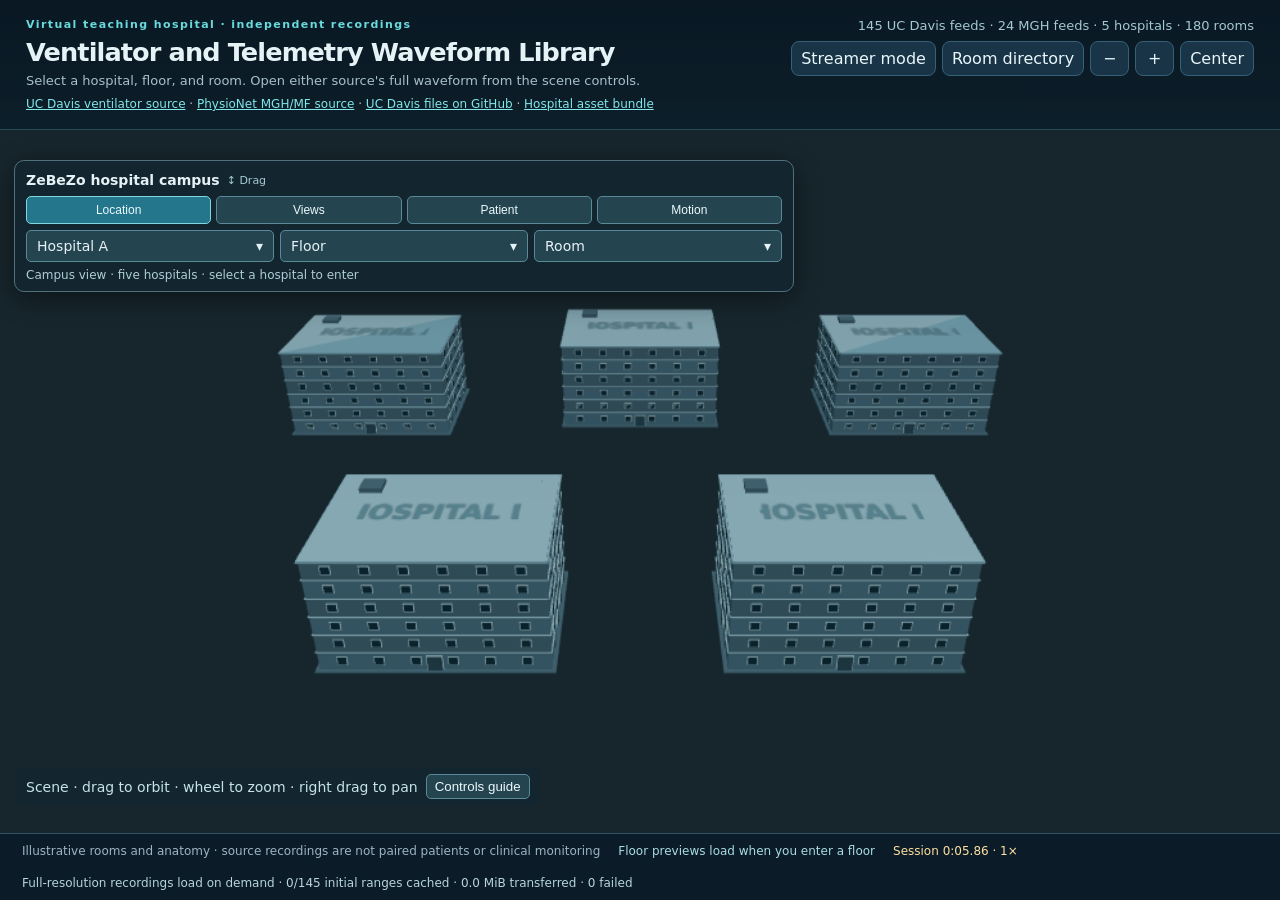
<file: site/index.html>
<!doctype html>
<html lang="en">
<head>
  <meta charset="utf-8">
  <meta name="viewport" content="width=device-width, initial-scale=1">
  <title>Ventilator and Telemetry Virtual Hospital</title>
  <link rel="canonical" href="https://www.zebezo.org/respiratory-therapy/ventilator-waveform-library/">
  <meta name="description" content="Explore 145 UC Davis ventilator recordings and 24 independent PhysioNet MGH telemetry recordings in a virtual hospital.">
  <link rel="stylesheet" href="styles.css?v=20261031-mobile-portrait1">
  <link rel="stylesheet" href="streamer-mask.css?v=20261030-shared-floor2">
  <link rel="stylesheet" href="unit-cubes.css?v=20261020-hospital-spacing">
  <link rel="stylesheet" href="grid-monitor.css?v=20261021-feed-toolbar">
</head>
<body>
  <div id="captureStage">
  <main class="atlas-screen" aria-label="3D virtual hospitals">
    <canvas id="atlas" aria-hidden="true"></canvas>
    <iframe id="hospitalScene" title="Interactive 3D virtual hospitals" src="scene3d/?view=hospital&amp;embedded=1&amp;v=20261031-mobile-portrait1" loading="eager"></iframe>
    <div id="sceneLoading" class="scene-loading" role="status" aria-live="polite">
      <div class="scene-loading-card"><span class="scene-spinner" aria-hidden="true"></span><strong id="sceneLoadingTitle">Loading 3D hospitals…</strong><p id="sceneLoadingMessage">Preparing the hospital scene…</p><progress id="sceneLoadingProgress" max="100" value="0" aria-label="3D scene build progress"></progress><output id="sceneLoadingAmount" aria-live="off">0% · preparing scene assets…</output><button id="retryScene" type="button" hidden>Reload scene</button></div>
    </div>
    <header class="site-head">
      <div><p class="eyebrow">Virtual teaching hospital · independent recordings</p><h1><span class="desktop-site-title">Ventilator and Telemetry Waveform Library</span><span class="mobile-site-title">Hospital Waveforms</span></h1><p class="subhead">Select a hospital, floor, and room. Open either source's full waveform from the scene controls.</p><p class="source-links"><a href="https://zenodo.org/records/14884306">UC Davis ventilator source</a> · <a href="https://physionet.org/content/mghdb/1.0.0/">PhysioNet MGH/MF source</a> · <a href="https://github.com/ZBZFirst/file/tree/master/WaveformBackups">UC Davis files on GitHub</a> · <a href="https://github.com/ZBZFirst/virtual-hospital-waveforms">Hospital asset bundle</a></p></div>
      <button id="mobileMenuToggle" class="mobile-menu-toggle" type="button" aria-controls="mobileMenu" aria-expanded="false">Menu</button>
      <nav id="mobileMenu" class="atlas-actions" aria-label="Hospital controls"><div class="mobile-menu-heading"><strong>Hospital controls</strong><button id="mobileMenuClose" type="button" aria-label="Close hospital controls">Close</button></div><div id="datasetStats" class="dataset-stats">Loading inventory…</div><div class="atlas-buttons"><label class="flow-direction">Flow colors <select id="flowDirection" aria-label="Airflow color direction"><option value="normal">− blue / + red</option><option value="reverse">− red / + blue</option></select></label><button id="streamerToggle" type="button" aria-pressed="false">Streamer mode</button><button id="openHospitals" type="button">Hospital list</button><button id="openBedManager" type="button">Bed Manager</button><button id="openDirectory" type="button">Room directory</button><button id="zoomOut" type="button" aria-label="Zoom out">−</button><button id="zoomIn" type="button" aria-label="Zoom in">+</button><button id="resetAtlas" type="button">Center</button></div><p class="drawer-source-links"><a href="https://zenodo.org/records/14884306">UC Davis dataset</a> · <a href="https://github.com/ZBZFirst/file/tree/master/WaveformBackups">Recording files</a></p></nav>
    </header>
    <div id="mobileMenuBackdrop" class="mobile-menu-backdrop" hidden></div>
    <div class="atlas-footer"><span class="atlas-key">Illustrative rooms and anatomy · source recordings are not paired patients or clinical monitoring</span><span id="activityStatus">Floor previews load when you enter a floor</span><span id="sessionClock" class="session-clock">Session 0:00.00 · 1×</span><span class="mobile-hint">One finger to orbit · two fingers to pan or pinch</span><span id="atlasStatus"></span><div class="segment-progress"><progress id="segmentProgressBar" value="0" max="100" aria-label="Recording ranges cached on demand"></progress><span id="segmentProgressText" role="status">Full-resolution recordings load when a room opens…</span><details id="segmentFailures" hidden><summary>Failed feeds</summary><ul id="segmentFailureList"></ul></details><button id="retrySegments" type="button" hidden>Retry failed</button></div></div>
  </main>

  <div id="streamerLayout" class="streamer-layout" role="group" aria-label="OBS video layout" hidden>
    <button id="streamerHorizontal" type="button" aria-pressed="true" title="OBS Browser Source: 1920 × 1080">Horizontal 16:9</button>
    <button id="streamerPortrait" type="button" aria-pressed="false" title="OBS Browser Source: 1080 × 1920">Portrait 9:16</button>
    <label class="streamer-theme">Theme <select id="streamerTheme" aria-label="Site theme"><option value="original">Original</option><option value="light">Light</option><option value="dark">Dark</option><option value="retro">Retro</option></select></label>
  </div>

  <section id="streamerWindow" class="streamer-window" aria-label="Movable webcam window" hidden>
    <div id="streamerDragHandle" class="streamer-titlebar"><strong>Webcam · Streamer mode</strong><div><button id="streamerEdit" type="button">Edit mask</button><button id="streamerClean" type="button" aria-pressed="false">Hide controls</button><button id="streamerClose" type="button" aria-label="Close webcam">✕</button></div></div>
    <canvas id="streamerOutput" width="1280" height="720" aria-label="Processed webcam output"></canvas>
    <div class="streamer-foot"><span id="streamerStatus" role="status">Camera is off</span><button id="streamerRetry" type="button" hidden>Retry camera</button></div>
  </section>
  <button id="streamerRestore" class="streamer-restore" type="button" aria-label="Show streamer controls" title="Show controls (Esc)" hidden>Show controls</button>

  <section id="streamerEditor" class="streamer-editor" role="dialog" aria-label="Webcam mask editor" hidden>
    <div class="mask-shell"><header><strong>Webcam mask editor</strong><span id="mask-cameraState">● Camera off</span><button id="mask-close" type="button" aria-label="Close mask editor">Close editor</button></header>
      <div class="mask-layout"><div class="mask-stage"><canvas id="mask-output" width="1280" height="720" aria-label="Edit webcam masks"></canvas><div class="mask-tip">Add a shape, then drag to draw · select a shape to move or resize</div></div>
        <div class="mask-panel"><div class="mask-tabs" role="tablist" aria-label="Webcam controls"><button class="mask-tab active" id="mask-tab-camera" type="button" role="tab" aria-selected="true" data-pane="camera">Camera</button><button class="mask-tab" id="mask-tab-shapes" type="button" role="tab" aria-selected="false" data-pane="shapes">Shapes <span id="mask-count">1</span>/5</button><button class="mask-tab" id="mask-tab-background" type="button" role="tab" aria-selected="false" data-pane="background">Background</button></div>
          <div id="mask-pane-camera" class="mask-pane" role="tabpanel"><div class="mask-buttons"><button id="mask-start" type="button">Start camera</button><button id="mask-stop" type="button" disabled>Stop camera</button></div><label class="mask-check"><input id="mask-mirror" type="checkbox" checked> Mirror webcam</label><label class="mask-check"><input id="mask-edit" type="checkbox" checked> Show mask outlines</label><div class="mask-buttons"><button id="mask-record" type="button" disabled>● Record</button><button id="mask-download" type="button" disabled>Download video</button></div><div class="mask-meter"><strong>Mic level</strong><output id="mask-micDb">Mic off</output><div id="mask-micBars" class="mask-meter-bars" aria-hidden="true"></div><small id="mask-micHelp">Start camera to check microphone position.</small></div></div>
          <div id="mask-pane-shapes" class="mask-pane" role="tabpanel" hidden><label>Shape type<select id="mask-shape"><option value="ellipse">Ellipse / face</option><option value="rect">Rectangle / object</option><option value="roundrect">Rounded rectangle</option><option value="diamond">Diamond</option><option value="triangle">Triangle</option></select></label><div class="mask-buttons"><button id="mask-add" type="button">+ Add shape</button><button id="mask-delete" type="button">Delete selected</button></div><label>Select a shape<select id="mask-shapes" size="5" aria-label="Select a mask shape"></select></label><div class="mask-buttons"><button id="mask-clear" type="button">Clear all</button><button id="mask-reset" type="button">Reset shapes</button></div></div>
          <div id="mask-pane-background" class="mask-pane" role="tabpanel" hidden><label>Outside shapes<select id="mask-background"><option value="black">Solid black</option><option value="blur">Heavy blur</option><option value="transparent" selected>Transparent</option><option value="original">Original (no effect)</option><option value="image">Uploaded image</option></select></label><div id="mask-imageControls" hidden><label>Background image<input id="mask-imageUpload" type="file" accept="image/png,image/jpeg,image/webp,image/gif"></label><label>Image placement<select id="mask-imageFit"><option value="cover">Fill frame</option><option value="contain">Fit image</option><option value="stretch">Stretch</option></select></label><button id="mask-removeImage" type="button">Remove image</button><small id="mask-imageStatus">Choose an image on your device. It stays local.</small></div><div class="mask-framing"><strong>Output framing</strong><label>Camera crop<select id="mask-framing"><option value="selected">Crop to selected mask</option><option value="all">Crop to all masks</option><option value="full">Full camera frame</option></select></label><label>Space around crop <output id="mask-cropPaddingValue">8%</output><input id="mask-cropPadding" type="range" min="0" max="30" value="8"></label><small id="mask-cropInfo">Output follows the selected mask.</small><button id="mask-fitWindow" type="button">Fit webcam window to crop</button></div><label>Edge feather <output id="mask-featherValue">8 px</output><input id="mask-feather" type="range" min="0" max="40" value="8"></label><div id="mask-blurControls"><label>Blur radius <output id="mask-blurValue">30 px</output><input id="mask-blur" type="range" min="0" max="70" value="30"></label></div></div>
          <p id="mask-status" role="status">Camera access requires HTTPS or localhost.</p>
        </div></div></div><video id="mask-camera" autoplay muted playsinline hidden></video>
  </section>

  <div id="directoryOverlay" class="overlay" hidden>
    <aside class="list-panel popup directory-popup" role="dialog" aria-modal="true" aria-label="Room directory">
      <div class="panel-head"><div><h2>Room directory</h2><p>Every occupied room opens one CSV feed</p></div><button id="closeDirectory" type="button" aria-label="Close room directory">Close</button></div>
      <label class="search-label" for="search">Search filename, ID, RPi, or mode suffix</label>
      <input id="search" type="search" placeholder="Search recordings…" autocomplete="off">
      <div id="listCount" class="list-count"></div>
      <div id="recordingList" class="recording-list"></div>
    </aside>
  </div>

  <div id="detailOverlay" class="overlay" hidden>
    <section class="detail-panel popup" role="dialog" aria-modal="true" aria-label="Selected database or waveform">
      <div class="detail-heading">
        <div>
          <p class="eyebrow" id="streamLabel">ALL-FEEDS DATABASE</p>
          <h2 id="streamTitle">Virtual hospital catalog</h2>
          <p id="streamMeta" class="stream-meta">Select a nursing station or a room feed.</p>
        </div>
        <div class="detail-actions"><div id="loadStatus" role="status"></div><button id="speakerBtn" type="button" hidden aria-pressed="false" aria-label="Enable this feed's sound">🔇 Sound off</button><output id="midiReadout" hidden aria-live="off"></output><button id="viewOnCube" type="button" hidden>View on Cube</button><button id="muteAllDetail" type="button">Mute All</button><button id="closeDetail" type="button" aria-label="Close details">Close</button></div>
      </div>
      <nav id="breadcrumbs" class="breadcrumbs" aria-label="Atlas location"></nav>
      <nav id="patientWaveformTabs" class="patient-waveform-tabs" aria-label="Patient waveform type" hidden><button id="patientVitalTab" type="button" aria-pressed="false">Vital Waveforms</button><button id="patientVentTab" type="button" class="selected" aria-pressed="true">Ventilator Waveforms</button></nav>
      <p id="patientNoVital" class="patient-no-source" hidden>No vital waveform recording is assigned to this patient.</p>
      <div id="databasePanel" class="database-panel"></div>
      <div id="waveformPanel" data-room-mode="review" hidden>
      <div class="room-feed-toolbar">
        <nav class="room-feed-switch" aria-label="Selected room feed"><button id="room-feed-live" type="button" class="selected" aria-pressed="true">Real-Time Feed</button><button id="room-feed-review" type="button" aria-pressed="false">Review Feed</button></nav>
        <div class="transport review-only">
        <button id="startBtn" type="button" disabled>Start</button>
        <button id="playBtn" type="button" disabled>Play</button>
        <button id="pauseBtn" type="button" disabled>Pause</button>
        <button id="stopBtn" type="button" disabled>Stop</button>
        <button id="room-replay-feed" type="button">Replay real-time feed</button>
        <label>Speed <select id="speed"><option value="1" selected>1×</option><option value="10">10×</option><option value="50">50×</option><option value="200">200×</option><option value="1000">1000×</option></select></label>
        <label>Window <select id="window"><option value="10">10 s</option><option value="15">15 s</option><option value="30" selected>30 s</option><option value="60">60 s</option><option value="120">120 s</option></select></label>
        </div>
        <div class="room-live-controls live-only"><span id="room-live-state" class="sr-only" role="status">PAUSED</span><button id="room-live-pause" type="button">Start stream</button><button id="room-live-restart" type="button">Replay feed</button><label>Speed <select id="room-live-speed"><option value="1" selected>1× source time</option><option value="10">10×</option><option value="60">60×</option></select></label><label>Window <select id="room-live-window"><option value="15">15 s</option><option value="30" selected>30 s</option><option value="60">60 s</option></select></label></div>
        <span id="room-live-progress" class="live-only">Waiting for source samples</span>
      </div>
      <div class="scrub-row review-only"><label for="scrub">Position</label><input id="scrub" type="range" min="0" max="1000" value="0" disabled><output id="timeReadout">0:00.00 / 0:00.00</output></div>
      <div class="room-live-stats live-only"><div><span>RECEIVED SOURCE TIME</span><strong id="room-live-time">00:00:00</strong></div><div><span>COMPLETE BREATHS SINCE OPENING</span><strong id="room-live-breaths">0</strong></div><div><span>MEDIAN VTi IN CURRENT BIN</span><strong id="room-live-vti">—</strong></div><div><span>BIN BREATHS</span><strong id="room-live-bin-breaths">0</strong></div></div>
      <div class="room-viewer">
        <div class="signal-card overview-card review-only"><div class="chart-head"><h3>Full stream overview</h3><span>drag to seek · complete recording</span></div><canvas id="overview" aria-label="Full flow overview with playback position"></canvas></div>
        <section class="room-waveform-shell" aria-label="Selected room waveform viewer">
          <div class="room-waveform-heading"><div><p class="eyebrow">VISIBLE SOURCE WINDOW · 50 Hz</p><h3>Flow &amp; airway pressure</h3></div><div class="room-perspective" role="group" aria-label="Computation perspective"><button id="room-view-zebezo" type="button" aria-pressed="true" class="selected">⌁ ZeBeZo</button><button id="room-view-hahnicity" type="button" aria-pressed="false">◈ Hahnicity</button></div><span id="room-analysis-breath" class="room-breath-label">Awaiting completed breath</span><span id="room-analysis-source" class="room-source-badge">SOURCE DERIVED</span><button id="room-analysis-toggle" type="button">Hide analysis cards</button><button id="room-analysis-reset" type="button">Reset cards</button><button id="room-analysis-about" type="button">About</button></div>
          <div id="room-chart-stage"><div class="signal-card"><div class="chart-head"><h3>Flow vs. estimated time <small>L/min</small></h3><span id="flowValue">—</span></div><canvas id="flowChart" aria-label="Flow waveform near playback position"></canvas><p id="flowBreathValue" class="breath-value">No completed breath at this position</p></div>
          <div class="signal-card"><div class="chart-head"><h3>Airway pressure vs. estimated time <small>cmH₂O</small></h3><span id="pressureValue">—</span></div><canvas id="pressureChart" aria-label="Pressure waveform near playback position"></canvas><p id="pressureBreathValue" class="breath-value">No completed breath at this position</p></div></div>
        </section>
        <section class="room-breath-navigator signal-card review-only"><div class="chart-head"><h3>Breaths in this window</h3><span id="room-breath-count">No complete breaths in view</span></div><div id="room-breath-list"></div><div class="room-window-nav"><button id="room-prev-window" type="button">← Previous window</button><span id="room-window-range">—</span><button id="room-next-window" type="button">Next window →</button></div></section>
        <section class="room-live-summary signal-card live-only"><div class="chart-head"><h3>Breaths in this window</h3><span id="room-live-window-count">0 complete breaths in window</span></div><div id="room-live-recent">Awaiting BE markers…</div><div class="room-bin-heading"><h3>Completed-breath time bins</h3><div id="room-bin-options"><button type="button" data-room-bin="5" class="selected">5 min</button><button type="button" data-room-bin="10">10 min</button><button type="button" data-room-bin="15">15 min</button><button type="button" data-room-bin="30">30 min</button></div></div><div class="room-bin-scroll"><table><thead><tr><th>Source interval</th><th>Status</th><th>Breaths</th><th>Median VTi</th><th>Median VTe</th><th>Median peak pressure</th><th>Median PEEP</th></tr></thead><tbody id="room-bin-rows"><tr><td colspan="7">Awaiting completed breaths</td></tr></tbody></table></div></section>
        <details class="room-optional review-only"><summary>Calculated volume and 3D waveform path</summary><label class="room-volume-option"><input id="volumeToggle" type="checkbox" checked> Show calculated volume</label><div class="room-optional-grid">
          <div class="signal-card" id="volumeCard"><div class="chart-head"><h3>Calculated volume vs. estimated time (mL)</h3><span id="volumeValue">—</span></div><canvas id="volumeChart" aria-label="Calculated breath-relative volume waveform near playback position in milliliters"></canvas><p id="breathValue" class="breath-value">No completed breath at this position</p></div>
          <div class="signal-card space-card"><div class="chart-head"><h3>3D waveform path</h3><span id="pathLabel">time · flow · pressure</span></div><label class="path-axis-label">Third axis <select id="pathAxis"><option value="pressure">Pressure</option><option value="volume">Calculated volume (mL)</option></select></label><canvas id="wave3d" aria-label="Three-dimensional waveform path"></canvas><p>Drag to rotate the path. The bright marker is the current sample.</p></div>
        </div></details>
      </div>
      </div>
      <details id="recordingNotes" class="recording-notes">
        <summary id="notesSummary">About this dataset</summary>
        <div class="recording-notes-body">
          <section id="recordingInfo" hidden><h3>Recording details</h3><dl><div><dt>Filename</dt><dd id="recordingFilename"></dd></div><div><dt>RPi</dt><dd id="recordingRpi"></dd></div><div><dt>Shifted start</dt><dd id="recordingStart"></dd></div><div><dt>Samples</dt><dd id="recordingSamples"></dd></div><div><dt>Breath starts</dt><dd id="recordingBreaths"></dd></div></dl></section>
          <section><h3>Display and measurements</h3><p>Observational playback and optional musical sonification only. Node colors are visual signal mappings, not clinical alarms. The atlas samples synchronized source values at 10 Hz; opened waveform charts and derived breath measures use the full 50 Hz feed.</p><p>PIFR is maximum positive flow; PEFR is the magnitude of minimum negative flow. Peak pressure is the maximum pressure sample. PEEP is estimated from the final five pressure samples when expiration is present. MAP is the time-weighted mean airway pressure over a complete sampled breath, not mean arterial pressure.</p><p>Calculated volume integrates signed flow in L/min within each marked breath; positive flow is inspiration. VTi and VTe sum positive and negative portions separately. Breath-relative volume resets at each breath start; VTi minus VTe is retained for completed breaths. Missing or invalid intervals have no derived breath measures.</p></section>
          <section><h3>Timing and identity</h3><p>Most time axes are estimated from numeric sample index at 50 Hz; the one timestamped recording uses its sample timestamps for integration. There is no change detection, clinical interpretation, or live patient connection. Unit and room names are virtual assignments, not real hospital locations. The displayed Patient ID is the filename prefix; it does not confirm patient identity. Date-like filenames are shifted and do not establish a shared patient timeline. Mode words are filename annotations, not a measured mode channel.</p></section>
          <section><h3>Source</h3><p><a href="https://zenodo.org/records/14884306">UC Davis dataset on Zenodo</a> (DOI: 10.5281/zenodo.14884306), GPL-3.0-or-later.</p></section>
        </div>
      </details>
    </section>
  </div>
  <div id="unitCubeOverlay" class="cube-overlay" hidden></div>
  <div id="gridMonitor" class="grid-monitor" hidden></div>
  </div>
  <script src="signal-mapping.js?v=20261007-doppler-audio2" defer></script>
  <script src="volume.js?v=20261008-volume1" defer></script>
  <script src="breath-metrics.js?v=20261008-breath-metrics1" defer></script>
  <script src="segment-store.js?v=20261008-segments1" defer></script>
  <script src="feed-index-store.js?v=20261030-shared-floor2" defer></script>
  <script src="segmented-waveform.js?v=browser-room-2" defer></script>
  <script src="hospital-layout.js?v=20261008-floor-maps2" defer></script>
  <script src="hospital-system.js?v=20261020-hospital-spacing" defer></script>
  <script src="floor-plan.js?v=20261020-hospital-spacing" defer></script>
  <script src="research-display.js?v=20261031-analysis-overlay1" defer></script>
  <script src="browser-research.js?v=browser-room-2" defer></script>
  <script src="room-analysis.js?v=20261031-analysis-overlay1" defer></script>
  <script src="chart-axis.js?v=20261021-feed-toolbar" defer></script>
  <script src="room-live.js?v=20261021-finite-feeds" defer></script>
  <script src="grid-monitor.js?v=20261021-finite-feeds" defer></script>
  <script src="unit-cubes.js?v=20261021-finite-feeds" defer></script>
  <script src="streamer-mask.js?v=20261030-shared-floor2" defer></script>
  <script src="page-runtime.js?v=20261031-mobile-portrait1" defer></script>
  <dialog id="room-about"><form method="dialog"><button aria-label="Close">Close</button></form><h2>Room waveform perspectives</h2><p>ZeBeZo cards show observational measures calculated from loaded 50 Hz samples after a completed BS/BE breath. Hahnicity cards show experimental JavaScript ports of selected ventMAP metadata, ventparliament mechanics, and PVA heuristic calculations. They run in this browser; Python repository functions are not executed on the server. A card can lag while analysis runs. Neither perspective changes waveform playback. This is not a clinical tool.</p></dialog>
</body>
</html>
</file>
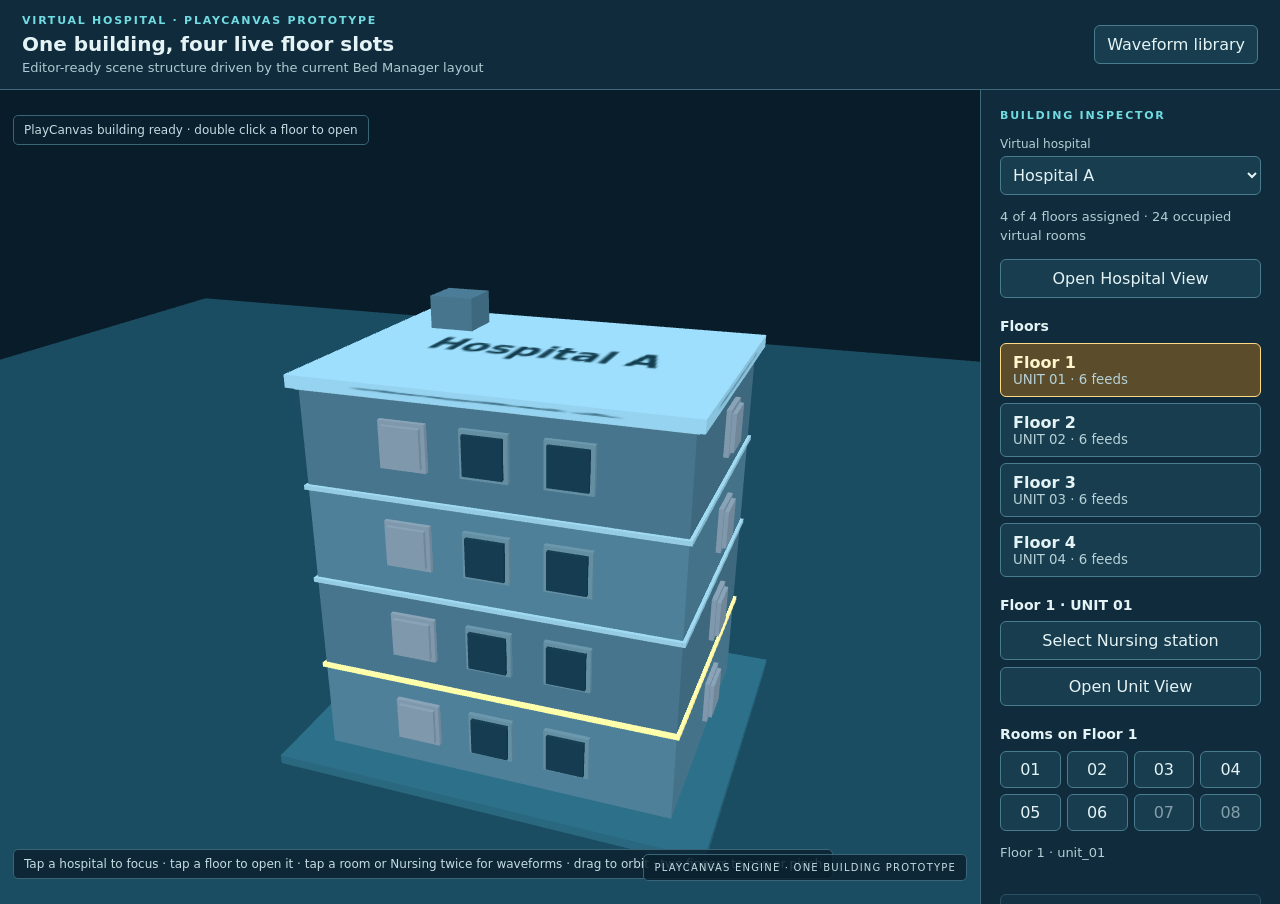
<file: site/playcanvas-hospital/index.html>
<!doctype html>
<html lang="en">
<head>
  <meta charset="utf-8">
  <meta name="viewport" content="width=device-width,initial-scale=1">
  <title>PlayCanvas Hospital Prototype · ZeBeZo</title>
  <script type="module" crossorigin src="./assets/index-Cion6Uz5.js"></script>
  <link rel="stylesheet" crossorigin href="./assets/index-B_bw9XdR.css">
</head>
<body>
  <header>
    <div><p class="eyebrow">VIRTUAL HOSPITAL · PLAYCANVAS PROTOTYPE</p><h1>One building, four live floor slots</h1><p class="subtitle">Editor-ready scene structure driven by the current Bed Manager layout</p></div>
    <nav><a href="../">Waveform library</a></nav>
  </header>
  <main>
    <section class="stage" aria-label="Interactive PlayCanvas hospital building">
      <canvas id="application" aria-label="Interactive 3D virtual hospital"></canvas>
      <p class="hint">Tap a hospital to focus · tap a floor to open it · tap a room or Nursing twice for waveforms · drag to orbit · two fingers to pan or pinch</p>
      <p class="watermark">PLAYCANVAS ENGINE · ONE BUILDING PROTOTYPE</p>
      <p id="status" class="status" role="status">Loading scene…</p>
      <button id="inspectorDock" class="inspector-dock" type="button" aria-controls="buildingInspector" aria-expanded="false">Building inspector</button>
    </section>
    <aside id="buildingInspector" aria-label="Building inspector">
      <div class="inspector-heading"><p class="eyebrow">BUILDING INSPECTOR</p><button id="inspectorClose" type="button" aria-label="Dock building inspector">Dock panel</button></div>
      <label for="hospitalSelect">Virtual hospital</label>
      <select id="hospitalSelect"></select>
      <p id="hospitalSummary" class="summary"></p>
      <button id="openHospital" class="view-action" type="button" disabled>Open Hospital View</button>
      <h2>Floors</h2>
      <div id="floorList" class="floor-list"></div>
      <button id="assemble" type="button" hidden>Assemble building</button>
      <h2 id="unitTitle">Selected unit</h2>
      <button id="nursingSelect" class="view-action" type="button" disabled>Select Nursing station</button>
      <button id="openUnit" class="view-action" type="button" disabled>Open Unit View</button>
      <h2 id="roomTitle">Rooms on Floor 1</h2>
      <div id="roomList" class="room-list"></div>
      <p id="selection" class="selection">Select a window or room.</p>
      <button id="openRoom" class="view-action" type="button" disabled>Open Room View</button>
      <p class="note">These are virtual placements of recording feeds, not clinical locations. Windows show occupancy only.</p>
    </aside>
  </main>
</body>
</html>
</file>
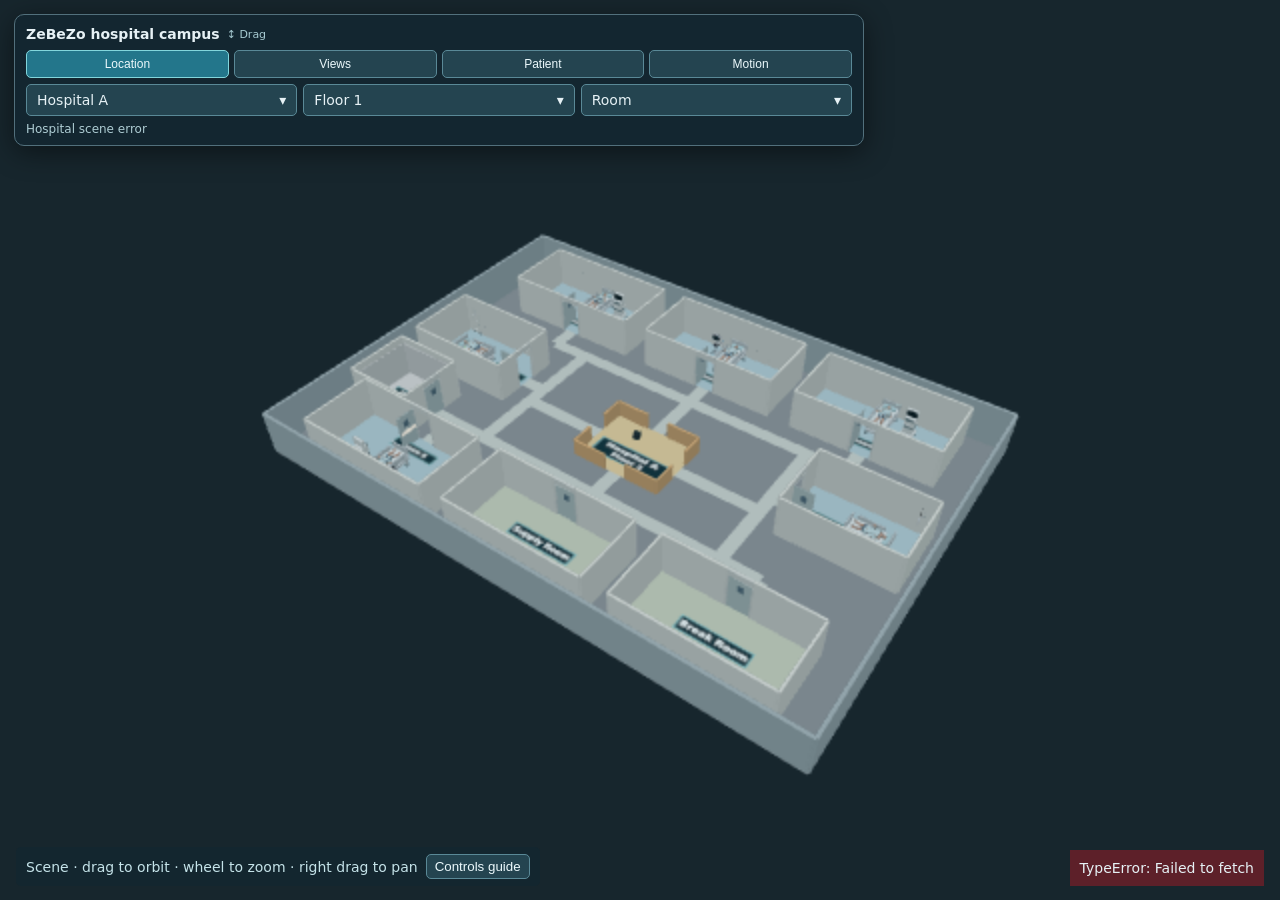
<file: site/scene3d/index.html>
<!doctype html>
<html lang="en">
<head>
  <meta charset="utf-8">
  <meta name="viewport" content="width=device-width, initial-scale=1">
  <link rel="icon" href="data:,">
  <title>ZeBeZo Hospital Campus | Full Catalog</title>
  <style>
    html, body { margin: 0; height: 100%; background: #101b22; color: #e6f1f5; font: 14px system-ui, sans-serif; }
    #view { position: fixed; inset: 0; }
    #bar { position: fixed; z-index: 2; top: 14px; left: 14px; right: 14px; max-width: 1200px; padding: 9px 11px; border: 1px solid #52707c; border-radius: 10px; background: #132731e8; display: flex; align-items: center; flex-wrap: wrap; gap: 7px; box-shadow: 0 6px 28px #0007; }
    #bar strong { margin-right: 8px; }
    #toggleControls { display: none; }
    button { color: #ecf9fc; background: #244450; border: 1px solid #5a8997; border-radius: 5px; padding: 7px 10px; cursor: pointer; }
    button:hover, button.active { background: #23768b; }
    #status { color: #afcdd4; font-size: 12px; flex-basis: 100%; }
    #tourTime { min-width: 78px; font-variant-numeric: tabular-nums; color: #bfe3e9; }
    #tourScrub { width: 150px; accent-color: #43b3c9; }
    #help { position: fixed; left: 16px; bottom: 14px; z-index: 2; background: #132731d9; padding: 7px 10px; border-radius: 5px; color: #c5e3e9; }
    #error { position: fixed; right: 16px; bottom: 14px; z-index: 3; max-width: 460px; background: #5d2029; padding: 10px; display: none; }
    #modelLoading[hidden] { display: none; }
    .embedded #modelLoading { display: none; }
    #modelLoading { position: fixed; inset: 0; z-index: 7; display: grid; place-items: center; padding: 16px; background: #07192355; pointer-events: none; }
    .model-loading-card { box-sizing: border-box; width: min(520px, 100%); padding: 24px; border: 1px solid #69afc0; border-radius: 12px; background: #102c3af5; box-shadow: 0 18px 50px #0009; text-align: center; }
    .model-loading-card strong { display: block; font-size: 20px; }
    .model-loading-card progress { display: block; width: 100%; height: 24px; margin: 18px 0 10px; accent-color: #53d5db; }
    .model-loading-card output { display: block; font-variant-numeric: tabular-nums; color: #d6f2f5; }
    .model-loading-card small { display: block; margin-top: 7px; color: #a9cad3; }
    #cubeHint { position: fixed; z-index: 4; display: none; pointer-events: none; color: #e5f8fb; background: #0b2730ed; border: 1px solid #5caabc; border-radius: 5px; padding: 5px 8px; font-size: 12px; }
    #cubeInspector[hidden], #controlsLegend[hidden] { display: none; }
    #cubeInspector { position: fixed; z-index: 5; right: 14px; bottom: 120px; box-sizing: border-box; width: min(290px,calc(100vw - 28px)); max-height: calc(100dvh - 140px); overflow: auto; padding: 12px; border: 1px solid #69afc0; border-radius: 9px; background: #102c3af5; box-shadow: 0 12px 30px #0009; }
    #cubeInspector header { display: flex; justify-content: space-between; align-items: center; gap: 8px; cursor: move; touch-action: none; user-select: none; }
    #cubeInspector header strong { flex: 1; }
    .drag-cue { color: #a7cbd2; font-size: 11px; white-space: nowrap; }
    #cubeInspector p { margin: 9px 0; color: #b9d5db; }
    .cube-floor-buttons { display: grid; grid-template-columns: repeat(3,1fr); gap: 5px; }
    .cube-floor-buttons button[aria-pressed="true"] { background: #23768b; border-color: #a9eff3; color: #efffff; }
    .cube-floor-buttons button[data-current="true"] { background: #e7faff; border-color: #80e8ee; color: #09242b; box-shadow: inset 0 0 0 2px #80e8ee; }
    .cube-rotate-buttons { display: flex; gap: 5px; margin-top: 8px; }
    .cube-rotate-buttons button { flex: 1; }
    #cubeVisit { width: 100%; margin-top: 9px; }
    #cubeVisit:disabled { opacity: .55; cursor: default; }
    #cubeRotationToggle { width: 100%; margin-top: 8px; }
    #help { display: flex; align-items: center; flex-wrap: wrap; gap: 8px; max-width: min(670px,calc(100vw - 32px)); }
    #help button { padding: 4px 8px; }
    #controlsLegend { position: fixed; z-index: 5; left: 16px; bottom: 56px; box-sizing: border-box; width: min(480px,calc(100vw - 32px)); max-height: min(65vh,570px); overflow: auto; padding: 12px; border: 1px solid #69afc0; border-radius: 9px; background: #102c3af5; box-shadow: 0 12px 30px #0009; }
    #controlsLegend h2 { margin: 0 0 8px; font-size: 16px; }
    #controlsLegend h3 { margin: 12px 0 4px; font-size: 13px; }
    #controlsLegend p { margin: 4px 0; color: #c7e1e6; line-height: 1.35; }
    #controlsLegend section[aria-current="true"] { border-left: 3px solid #73d5df; padding-left: 8px; }
    html.embedded #controlsLegend { bottom: 130px; }
    html.embedded.streamer-layout #cubeInspector { top: 14px; bottom: auto; }
    @media(max-width:650px) { #cubeInspector { top: 170px; bottom: auto; right: 6px; max-height: calc(100dvh - 180px); } html.embedded.streamer-layout #cubeInspector { top: 14px; max-height: calc(100dvh - 28px); } #controlsLegend { bottom: 74px; } html.embedded #controlsLegend { bottom: 155px; } }
    #telemetryDetail { position: fixed; inset: 4vh 4vw; z-index: 8; display: none; flex-direction: column; gap: 8px; padding: 12px; border: 1px solid #52707c; border-radius: 10px; background: #10242af5; box-shadow: 0 10px 50px #000a; overflow: auto; }
    #telemetryDetail.open { display: flex; }
    #telemetryDetail header { display: flex; align-items: center; justify-content: space-between; gap: 10px; }
    #telemetryDetail .vital-charts { display: grid; gap: 8px; overflow: auto; min-height: 0; }
    #telemetryDetail .vital-charts[hidden],#telemetryDetail .vital-controls[hidden],#vitalNoSource[hidden] { display: none; }
    #vitalNoSource { padding: 32px; border: 1px solid #315565; border-radius: 7px; color: #afcdd4; }
    #telemetryDetail .vital-chart { min-width: 0; padding: 7px; border: 1px solid #315565; border-radius: 7px; background: #0b1f2a; }
    #telemetryDetail canvas { display: block; width: 100%; height: 180px; background: #08191f; }
    #telemetryDetail .vital-controls { display: flex; align-items: center; gap: 8px; flex-wrap: wrap; }
    #telemetryDetail .vital-controls output { margin-left: auto; color: #a7cbd2; }
    #telemetryDetail .vital-mode { display: flex; align-items: center; gap: 8px; flex-wrap: wrap; }
    #telemetryDetail .vital-review-controls { display: grid; grid-template-columns: auto minmax(100px,1fr) auto auto auto; align-items: center; gap: 8px; }
    #telemetryDetail .vital-mode[hidden],#telemetryDetail .vital-review-controls[hidden],#vitalReviewPlay[hidden],#vitalLivePlay[hidden] { display: none; }
    #vitalOverview { grid-column: 1 / -1; height: 240px!important; cursor: crosshair; }
    @media(max-width:650px) { #telemetryDetail .vital-review-controls { grid-template-columns: auto 1fr auto; } #telemetryDetail .vital-review-controls label { grid-column: span 2; } }
    #telemetryDetail small { color: #afcdd4; }
    @media(max-width:650px) { #bar { top: 6px; left: 6px; right: 6px; gap: 5px; padding: 8px; max-height: 32vh; overflow: auto; } button { padding: 6px; } #help { font-size: 11px; } }
    html.embedded #bar { top: 160px; max-width: 780px; max-height: 26vh; overflow: auto; }
    html.embedded #telemetryDetail { top: 140px; }
    html.embedded #help { bottom: 94px; }
    @media(max-width:650px) { html.embedded #bar { top: 155px; width: calc(100vw - 12px); max-height: 46vh; } html.embedded #telemetryDetail { top: 165px; } html.embedded #toggleControls { display: inline-block; margin-left: auto; } html.embedded body.controls-collapsed #bar > :not(#barHeader):not(#status) { display: none; } html.embedded body.controls-collapsed #bar { max-height: 100px; } }
    #bar { box-sizing: border-box; width: min(850px,calc(100vw - 28px)); max-width: none; right: auto; display: flex; flex-direction: column; flex-wrap: nowrap; align-items: stretch; gap: 6px; padding: 9px 11px; overflow: visible; }
    #barHeader { display: flex; align-items: center; gap: 7px; min-height: 20px; cursor: move; touch-action: none; user-select: none; }
    #barHeader strong { margin: 0; }
    #toolbarTabs { display: grid; grid-template-columns: repeat(4,minmax(0,1fr)); gap: 5px; }
    .toolbar-tab { min-width: 0; padding: 6px 5px; font-size: 12px; }
    .toolbar-tab[aria-selected="true"] { background: #23768b; border-color: #82d6dc; }
    #bar .toolbar-row[hidden] { display: none; }
    .toolbar-row { display: flex; align-items: stretch; gap: 6px; min-width: 0; }
    #viewRow, #patientRow, #motionRow { flex: 0 0 36px; height: 36px; }
    .toolbar-row button { min-width: 0; }
    #viewRow button, #patientRow button, #motionRow > button, .tour-media { box-sizing: border-box; height: 36px; }
    #locationRow .toolbar-picker { position: relative; flex: 1 1 0; min-width: 0; }
    .toolbar-picker summary { display: block; list-style: none; padding: 7px 10px; border: 1px solid #5a8997; border-radius: 5px; background: #244450; cursor: pointer; white-space: nowrap; overflow: hidden; text-overflow: ellipsis; }
    .toolbar-picker summary::-webkit-details-marker { display: none; }
    .toolbar-picker summary::after { content: ' ▾'; float: right; }
    .toolbar-picker[open] summary { background: #23768b; }
    .toolbar-options { position: absolute; z-index: 6; top: calc(100% + 4px); left: 0; min-width: 100%; display: grid; grid-template-columns: repeat(2,max-content); gap: 4px; padding: 6px; border: 1px solid #5a8997; border-radius: 6px; background: #132731; box-shadow: 0 8px 22px #0008; }
    .toolbar-options button { white-space: nowrap; }
    #viewRow button, #patientRow button { flex: 1 1 0; }
    #openVital[hidden],#openVent[hidden] { display: none; }
    #motionRow > button { flex: 0 0 auto; }
    .tour-media { display: flex; flex: 1 1 auto; align-items: center; gap: 7px; min-width: 0; padding: 2px 5px; border: 1px solid #456a76; border-radius: 6px; }
    .tour-media #tourScrub { flex: 1 1 auto; min-width: 80px; width: auto; }
    .tour-media #tourPlay { flex: 0 0 auto; white-space: nowrap; }
    .tour-media #tourTime { flex: 0 0 auto; min-width: 72px; text-align: right; }
    #status { flex-basis: auto; }
    html.embedded #bar { max-height: none; overflow: visible; }
    @media(max-width:650px) {
      html.embedded #bar { max-height: 46vh; overflow: auto; }
      html.embedded body.controls-collapsed #bar { max-height: 100px; }
      html.embedded body.controls-collapsed #bar > :not(#barHeader):not(#status) { display: none; }
      .toolbar-options { position: static; grid-template-columns: 1fr; }
      .toolbar-options button { white-space: normal; }
      #patientRow, #motionRow { display: grid; grid-template-columns: repeat(2,minmax(0,1fr)); }
      #viewRow, #patientRow, #motionRow { height: auto; flex-basis: auto; }
      #patientRow button, #motionRow > button { height: auto; min-height: 36px; }
      .tour-media { grid-column: 1 / -1; }
      #toggleControls { position: static; margin-left: auto; }
      #barHeader { min-height: 38px; }
      html.embedded body.controls-collapsed #status { max-width: calc(100% - 94px); white-space: nowrap; overflow: hidden; text-overflow: ellipsis; }
    }
    #walkTouchControls[hidden] { display: none; }
    #walkTouchControls { display: none; }
    @media(max-width:700px) {
      html.embedded #bar { top: calc(62px + env(safe-area-inset-top)); left: 6px; right: 6px; width: calc(100vw - 12px); max-height: min(38dvh,240px); overflow: auto; }
      html.embedded body.controls-collapsed #bar { max-height: 55px; overflow: hidden; }
      html.embedded #toggleControls { display: inline-block; }
      #barHeader { min-height: 34px; }
      .toolbar-row button,.toolbar-picker summary { min-height: 42px; }
      #help { left: auto; right: 7px; bottom: calc(46px + env(safe-area-inset-bottom)); max-width: 110px; }
      #helpSummary { display: none; }
      #help button { min-height: 42px; }
      html.embedded #controlsLegend { left: 7px; right: 7px; bottom: calc(96px + env(safe-area-inset-bottom)); width: auto; max-height: min(58dvh,450px); }
      #cubeInspector,html.embedded.streamer-layout #cubeInspector { top: calc(122px + env(safe-area-inset-top)); right: 7px; max-height: calc(100dvh - 175px); }
      html.embedded #telemetryDetail,#telemetryDetail { inset: 0; padding: max(8px,env(safe-area-inset-top)) 8px max(8px,env(safe-area-inset-bottom)); border-radius: 0; gap: 7px; overscroll-behavior: contain; }
      #telemetryDetail header { position: sticky; top: -8px; z-index: 2; padding: 6px 0; background: #10242a; }
      #telemetryDetail header button { min-height: 42px; }
      #telemetryDetail .vital-charts { overflow: visible; flex: none; }
      #telemetryDetail .vital-chart { padding: 5px; }
      #telemetryDetail canvas { height: 145px; }
      #vitalOverview { height: 140px!important; }
      #telemetryDetail .vital-controls output { margin-left: 0; flex-basis: 100%; }
      #telemetryDetail .vital-controls button,#telemetryDetail .vital-mode button,#telemetryDetail .vital-review-controls button { min-height: 42px; }
    }
    @media(max-width:700px) and (pointer:coarse) {
      #view canvas { touch-action: none; }
      #walkTouchControls:not([hidden]) { position: fixed; z-index: 4; left: 7px; bottom: calc(68px + env(safe-area-inset-bottom)); display: grid; grid-template-columns: repeat(3,50px); gap: 4px; padding: 5px; border: 1px solid #5a8997; border-radius: 9px; background: #102b39d9; touch-action: none; }
      #walkTouchControls button { min-width: 0; min-height: 45px; padding: 4px 2px; font-size: 12px; touch-action: none; user-select: none; }
      #walkTouchControls button[data-walk-key] { font-size: 22px; }
      #walkTouchControls button:active { background: #23768b; }
    }
  </style>
  <script type="importmap">
  {"imports":{"three":"./vendor/three.module.js","three/addons/":"./vendor/jsm/"}}
  </script>
</head>
<body>
  <div id="view"></div>
  <div id="walkTouchControls" aria-label="Walk controls" hidden><button type="button" data-touch-action="tablet" aria-label="Inspect or lower tablet">Tablet</button><button type="button" data-walk-key="w" aria-label="Move forward">↑</button><button type="button" data-touch-action="elevator" aria-label="Open or close elevator">Elevator</button><button type="button" data-walk-key="a" aria-label="Move left">←</button><button type="button" data-walk-key="s" aria-label="Move backward">↓</button><button type="button" data-walk-key="d" aria-label="Move right">→</button></div>
  <div id="modelLoading" role="status" aria-live="polite" hidden><div class="model-loading-card"><strong id="modelLoadingTitle">Loading floor…</strong><progress id="modelLoadingBar" max="100" value="0" aria-label="3D scene build progress"></progress><output id="modelLoadingAmount" aria-live="off">0%</output><small id="modelLoadingPhase">Downloading 3D models</small></div></div>
  <div id="bar">
    <div id="barHeader" title="Drag to move campus controls"><strong>ZeBeZo hospital campus</strong><span class="drag-cue">↕ Drag</span><button id="toggleControls" aria-expanded="false" aria-controls="bar">Controls ▾</button></div>
    <div id="toolbarTabs" role="tablist" aria-label="Hospital controls"><button class="toolbar-tab" id="locationTab" type="button" role="tab" aria-selected="true" aria-controls="locationRow">Location</button><button class="toolbar-tab" id="viewTab" type="button" role="tab" aria-selected="false" aria-controls="viewRow">Views</button><button class="toolbar-tab" id="patientTab" type="button" role="tab" aria-selected="false" aria-controls="patientRow">Patient</button><button class="toolbar-tab" id="motionTab" type="button" role="tab" aria-selected="false" aria-controls="motionRow">Motion</button></div>
    <div id="locationRow" class="toolbar-row" role="tabpanel" aria-labelledby="locationTab" aria-label="Hospital location">
      <details class="toolbar-picker" id="hospitalPicker"><summary id="hospitalPickerLabel">Hospital A</summary><div class="toolbar-options"><button data-hospital="A">Hospital A</button><button data-hospital="B">Hospital B</button><button data-hospital="C">Hospital C</button><button data-hospital="D">Hospital D</button><button data-hospital="E">Hospital E</button></div></details>
      <details class="toolbar-picker" id="floorPicker"><summary id="floorPickerLabel">Floor</summary><div class="toolbar-options"><button data-floor="1">Floor 1</button><button data-floor="2">Floor 2</button><button data-floor="3">Floor 3</button><button data-floor="4">Floor 4</button><button data-floor="5">Floor 5</button><button data-floor="6">Floor 6</button></div></details>
      <details class="toolbar-picker" id="roomPicker"><summary id="roomPickerLabel">Room</summary><div class="toolbar-options"><button data-room="1">Room 1</button><button data-room="2">Room 2</button><button data-room="3">Room 3</button><button data-room="4">Room 4</button><button data-room="5">Room 5</button><button data-room="6">Room 6</button></div></details>
    </div>
    <div id="viewRow" class="toolbar-row" role="tabpanel" aria-labelledby="viewTab" aria-label="Scene views" hidden>
      <button id="hospitalView" aria-pressed="false">Hospital view</button><button id="overview">Floor view</button><button id="walk" aria-pressed="false">Walk mode</button>
    </div>
    <div id="patientRow" class="toolbar-row" role="tabpanel" aria-labelledby="patientTab" aria-label="Patient and inspection controls" hidden>
      <button id="previousPatient" aria-label="Previous patient">◀ Patient</button><button id="nextPatient" aria-label="Next patient">Patient ▶</button><button id="inspectTarget" aria-pressed="false">Inspect nursing cube</button><button id="openVital" hidden>Vital Waveforms</button><button id="openVent" hidden>Ventilator Waveforms</button>
    </div>
    <div id="motionRow" class="toolbar-row" role="tabpanel" aria-labelledby="motionTab" aria-label="Motion and tour controls" hidden>
      <button id="cubeAuto" aria-pressed="true">Pause rotation</button><button id="elevatorDoor" aria-pressed="false">Open elevator</button>
      <div class="tour-media" role="group" aria-label="Unit walk media controls"><button id="tourPlay">Play unit walk</button><input id="tourScrub" aria-label="Unit walking tour position" type="range" min="0" max="1" value="0"><output id="tourTime">0:00 / 0:00</output></div>
    </div>
    <span id="status">Loading scene…</span>
  </div>
  <div id="help"><span id="helpSummary">Scene · drag to orbit · wheel to zoom</span><button id="controlsHelp" type="button" aria-expanded="false" aria-controls="controlsLegend">Controls guide</button></div>
  <aside id="controlsLegend" aria-label="Environment controls guide" hidden>
    <h2>Environment controls · <span id="controlMode">Scene</span></h2>
    <section data-control-mode="scene"><h3>Scene and location</h3><p>Drag to orbit. Right drag to pan. Wheel to zoom. On touch screens, drag with one finger to orbit; use two fingers to pan or zoom.</p><p>Use Location to choose a hospital, floor, and room. Click a building or floor in the scene to enter it. Views switches between hospital, floor, and walk views. The toolbar header can be dragged to move it.</p></section>
    <section data-control-mode="cube"><h3>Nursing cube</h3><p>Use Patient → Inspect nursing cube to focus it. Drag the cube or use the arrow buttons to rotate. Drag the control panel by its header to move it. Click or tap a face, or use the numbered floor buttons, to select a floor. Right-click or press and hold a patient room on a cube face to enlarge its waveforms; repeat to restore all six rooms. Selection never travels.</p><p>The current floor face is color inverted. Another floor keeps its normal colors until selected, when it receives a teal highlight. Use Visit Floor to travel. Resume rotation clears the selection. Close inspection returns to the floor view.</p></section>
    <section data-control-mode="walk"><h3>Walk mode</h3><p>Choose Views → Walk mode, then click the scene for mouse look. W/A/S/D moves, Shift moves faster, E opens the elevator, and [ / ] changes the tablet patient. Keys 1–7 toggle the tablet speakers from left to right; 0 mutes all. Press I to inspect or lower the tablet. You can also click or tap its sound buttons after opening it. Click the scene outside the tablet to resume mouse look; Esc releases the mouse.</p><p>On a phone, hold the arrow buttons to move, drag the scene to look around, and tap Tablet or Elevator for those actions. Use the toolbar to choose rooms and views.</p></section>
    <section data-control-mode="tour"><h3>Unit walk tour</h3><p>Use Motion → Play unit walk to play or pause. Drag its timeline to seek. Views → Floor view returns to the overview. Motion also opens or closes the elevator.</p></section>
    <section data-control-mode="patient"><h3>Patients and waveforms</h3><p>Patient arrows move between rooms or tablet patients. Inspect tablet opens its view in walk mode and frees the cursor. Its header has speaker buttons for each available waveform: 1 ECG II, 2 ART, 3 CVP, 4 PAP, 5 pressure, 6 flow, and 7 calculated volume. Press the same number again to mute that speaker; 0 mutes all. You can also click or tap the buttons. Changing rooms mutes every speaker. Vital Waveforms and Ventilator Waveforms open the available full recordings for the selected patient.</p><p>The full waveform view has Real-Time Feed and Review Feed when that source is available. Use Close to return to the scene.</p></section>
  </aside>
  <div id="error"></div>
  <div id="cubeHint"></div>
  <section id="cubeInspector" aria-label="Nursing cube controls" hidden><header id="cubeDragHandle" title="Drag to move nursing cube controls"><strong>Nursing cube · Hospital <span id="cubeHospital">A</span></strong><span class="drag-cue">↕ Drag</span><button id="cubeClose" type="button">Close</button></header><p id="cubeSelection" role="status" aria-live="polite">Select a floor to visit.</p><div class="cube-floor-buttons" role="group" aria-label="Select a cube floor"><button type="button" data-cube-floor="1">Floor 1</button><button type="button" data-cube-floor="2">Floor 2</button><button type="button" data-cube-floor="3">Floor 3</button><button type="button" data-cube-floor="4">Floor 4</button><button type="button" data-cube-floor="5">Floor 5</button><button type="button" data-cube-floor="6">Floor 6</button></div><div class="cube-rotate-buttons" role="group" aria-label="Rotate nursing cube"><button type="button" data-cube-rotate="left" aria-label="Rotate cube left">←</button><button type="button" data-cube-rotate="up" aria-label="Rotate cube up">↑</button><button type="button" data-cube-rotate="down" aria-label="Rotate cube down">↓</button><button type="button" data-cube-rotate="right" aria-label="Rotate cube right">→</button></div><button id="cubeVisit" type="button" disabled>Select a floor</button><button id="cubeRotationToggle" type="button">Resume rotation</button></section>
  <section id="telemetryDetail" role="dialog" aria-modal="true" aria-label="Patient vital waveform detail">
    <header><strong id="telemetryTitle">Vital Waveforms</strong><button id="closeTelemetry">Close</button></header>
    <div class="vital-controls"><button id="vitalTab" type="button" aria-pressed="true">Vital Waveforms</button><button id="ventTab" type="button" aria-pressed="false">Ventilator Waveforms</button><span id="vitalPlaybackControls"><label>Window <select id="vitalWindow"><option value="8">8 s</option><option value="15">15 s</option><option value="30" selected>30 s</option></select></label></span><output id="vitalProgress">Loading source waveform…</output></div>
    <nav id="vitalMode" class="vital-mode" aria-label="Vital waveform playback mode"><button id="vitalLiveTab" type="button" class="active" aria-pressed="true">Real-Time Feed</button><button id="vitalReviewTab" type="button" aria-pressed="false">Review Feed</button><button id="vitalLivePlay" type="button">Pause</button><button id="vitalReviewPlay" type="button" hidden>Play</button></nav>
    <div id="vitalReviewControls" class="vital-review-controls" hidden><button id="vitalPrev" type="button" aria-label="Previous waveform window">←</button><input id="vitalScrub" type="range" min="0" max="1000" value="0" aria-label="Position in full vital recording"><button id="vitalNext" type="button" aria-label="Next waveform window">→</button><output id="vitalPosition">0:00 / 0:00</output><label>Speed <select id="vitalReviewSpeed"><option value="1">1×</option><option value="10">10×</option><option value="60">60×</option></select></label><canvas id="vitalOverview" aria-label="Overview of the complete vital waveform recording"></canvas></div>
    <p id="vitalNoSource" hidden></p>
    <div id="vitalCharts" class="vital-charts"><div class="vital-chart"><canvas id="vitalChart0" aria-label="ECG lead II waveform"></canvas></div><div class="vital-chart"><canvas id="vitalChart1" aria-label="Arterial pressure waveform"></canvas></div><div class="vital-chart"><canvas id="vitalChart2" aria-label="Central venous pressure waveform"></canvas></div><div class="vital-chart"><canvas id="vitalChart3" aria-label="Pulmonary arterial pressure waveform"></canvas></div></div>
    <small>Full PhysioNet MGH/MF source recording. Channels are shown only when present. <a href="https://physionet.org/content/mghdb/1.0.0/" target="_blank" rel="noopener" style="color:#9bdae9">Source and attribution</a></small>
  </section>
  <script src="../signal-mapping.js?v=20261031-mobile-portrait1"></script>
  <script type="module" src="./viewer.js?v=20261031-mobile-portrait1"></script>
</body>
</html>
</file>
<file: site/styles.css>
:root { color-scheme: dark; font-family: Inter, system-ui, sans-serif; background: #08121b; color: #e6f3f6; }
* { box-sizing: border-box; }
body { margin: 0; min-width: 320px; }
button, input, select { font: inherit; }
button { background: #193347; color: #e8f7fa; border: 1px solid #356078; padding: 8px 12px; border-radius: 8px; cursor: pointer; }
button:hover:not(:disabled) { background: #27506a; }
button:disabled { opacity: .45; cursor: default; }
select, input[type=search] { background: #102635; color: #e8f7fa; border: 1px solid #385a6c; border-radius: 7px; padding: 8px; }
input[type=range] { accent-color: #55d9dc; }
.site-head { display: flex; justify-content: space-between; gap: 20px; align-items: end; padding: 24px 30px; border-bottom: 1px solid #28404d; background: linear-gradient(120deg,#102632,#0a1721 65%,#1d2a34); }
.eyebrow { color: #69dadd; font-size: 11px; font-weight: 750; letter-spacing: .13em; margin: 0 0 6px; }
h1 { font-size: clamp(25px,3vw,38px); margin: 0 0 5px; letter-spacing: -.035em; }
.subhead { color: #a9c0ca; margin: 0; max-width: 760px; line-height: 1.4; }
.source-links { margin: 7px 0 0; color: #aac6ce; font-size: 12px; pointer-events: auto; }
.source-links a { color: #80e7ea; }
.dataset-stats { white-space: nowrap; color: #a4c9cf; font-size: 13px; font-variant-numeric: tabular-nums; }
main { display: grid; grid-template-columns: minmax(440px, 1.7fr) minmax(290px,.8fr); gap: 16px; padding: 16px; max-width: 1800px; margin: auto; }
section, aside { min-width: 0; }
.atlas-panel,.list-panel,.detail-panel { background: #101f2a; border: 1px solid #2b4a59; border-radius: 13px; overflow: hidden; }
.panel-head { display: flex; justify-content: space-between; align-items: center; padding: 15px 18px 10px; gap: 12px; }
.panel-head h2,.detail-heading h2 { margin: 0 0 2px; font-size: 18px; }
.panel-head p { color: #8eacb9; margin: 0; font-size: 12px; }
#atlas { display: block; width: 100%; height: 520px; cursor: grab; touch-action: none; }
#atlas:active,#wave3d:active { cursor: grabbing; }
.atlas-footer { display: flex; gap: 18px; flex-wrap: wrap; padding: 10px 18px 15px; color: #9bb6c2; font-size: 12px; border-top: 1px solid #213c49; }
.atlas-footer span:last-child { margin-left: auto; }
.key-dot { display: inline-block; border-radius: 50%; width: 10px; height: 10px; background: #50d5dd; margin-right: 5px; }
.key-line { display: inline-block; width: 14px; height: 2px; background: #477282; vertical-align: middle; margin-right: 5px; }
.root-key { background: #ffd17c; }
.unit-key { background: #a8abff; }
.empty-key { background: #365361; border: 1px solid #78929c; }
.list-panel { display: flex; flex-direction: column; max-height: 605px; }
.search-label { color: #9ab6c1; font-size: 12px; padding: 1px 18px 5px; }
#search { margin: 0 18px 8px; min-width: 0; }
.list-count { color: #90adb8; font-size: 12px; padding: 0 18px 8px; }
.recording-list { overflow: auto; padding: 0 8px 10px; flex: 1; }
.recording-item { width: 100%; text-align: left; display: block; border: 1px solid transparent; background: transparent; padding: 9px 10px; margin: 2px 0; border-radius: 7px; }
.recording-item:hover { background: #19384a; }
.recording-item.selected { background: #1a4652; border-color: #57c7d1; }
.recording-item strong { display: block; font-size: 13px; font-weight: 650; }
.recording-item small { display: block; color: #98b4bd; margin-top: 3px; font-size: 11px; overflow: hidden; text-overflow: ellipsis; white-space: nowrap; }
.detail-panel { grid-column: 1 / -1; padding: 18px; }
.detail-heading { display: flex; justify-content: space-between; gap: 20px; align-items: start; }
.detail-heading h2 { overflow-wrap: anywhere; font-family: ui-monospace, monospace; font-size: 16px; }
.stream-meta { color: #a6bfca; font-size: 13px; margin: 5px 0 0; }
#loadStatus { color: #79d8dd; white-space: nowrap; font-size: 13px; }
.breadcrumbs { display: flex; align-items: center; gap: 7px; flex-wrap: wrap; margin-top: 12px; color: #90b0bc; font-size: 12px; }
.breadcrumbs button { padding: 4px 7px; font-size: 12px; background: transparent; }
.database-panel { margin-top: 17px; }
.database-intro { color: #aac5ce; font-size: 13px; line-height: 1.5; margin: 0 0 12px; }
.database-grid { display: grid; grid-template-columns: repeat(4, minmax(0,1fr)); gap: 9px; }
.database-card { min-height: 90px; border: 1px solid #385666; background: #122b39; color: #e5f3f7; text-align: left; padding: 12px; border-radius: 9px; }
.database-card:hover:not(:disabled) { border-color: #74d7dd; background: #1a3949; }
.database-card strong,.database-card small { display: block; }
.database-card strong { font-size: 14px; margin-bottom: 7px; }
.database-card small { color: #9cb8c3; font-size: 12px; overflow-wrap: anywhere; line-height: 1.4; }
.database-card.empty { opacity: .55; cursor: default; }
.unit-preview-grid { display: grid; grid-template-columns: repeat(2,minmax(0,1fr)); gap: 10px; }
.unit-preview-card { background: #102a38; border: 1px solid #3b6070; border-radius: 9px; color: #e7f4f7; text-align: left; padding: 10px; min-width: 0; }
.unit-preview-card:hover:not(:disabled) { border-color: #6fdee1; background: #193b4c; }
.unit-preview-card strong,.unit-preview-card small { display: block; }
.unit-preview-card strong { font-size: 13px; }
.unit-preview-card small { font-size: 11px; color: #9db8c3; margin: 3px 0 6px; }
.unit-preview-card canvas { width: 100%; height: 112px; display: block; background: #0a1e2a; border-radius: 5px; }
.unit-preview-card.empty { opacity: .55; cursor: default; }
.unit-preview-card.shared { min-height: 64px; border-color: #8a7990; background: #2a3243; color: #f0e3c8; cursor: default; }
.unit-preview-card.shared small { color: #c8b8ba; }
#waveformPanel[hidden],#databasePanel[hidden] { display: none; }
.transport { display: flex; flex-wrap: wrap; align-items: center; gap: 8px; margin: 16px 0 11px; }
.transport label { display: flex; gap: 6px; align-items: center; color: #aac2cb; font-size: 13px; margin-left: 9px; }
.scrub-row { display: flex; gap: 12px; align-items: center; color: #b3cbd3; font-size: 13px; font-variant-numeric: tabular-nums; }
#scrub { flex: 1; min-width: 80px; }
#timeReadout { min-width: 150px; text-align: right; }
.signal-grid { display: grid; grid-template-columns: 1fr 1fr; gap: 12px; margin-top: 16px; }
.signal-card { border: 1px solid #2a4959; border-radius: 9px; background: #0b1b27; padding: 12px; min-width: 0; }
.overview-card { grid-column: 1 / -1; }
.chart-head { display: flex; justify-content: space-between; align-items: center; gap: 10px; margin-bottom: 7px; }
.chart-head h3 { font-size: 13px; margin: 0; }
.chart-head span { color: #8eafbc; font-size: 12px; font-variant-numeric: tabular-nums; }
.chart-axis-controls { display: flex; flex: none; align-items: center; gap: 3px; }
.chart-axis-controls button { min-width: 28px; padding: 3px 5px; border-radius: 4px; font-size: 11px; line-height: 1.2; }
.signal-card canvas { display: block; width: 100%; height: 250px; touch-action: none; }
.overview-card canvas { height: 115px; cursor: crosshair; }
.space-card p { margin: 7px 0 0; color: #829fab; font-size: 12px; }
.breath-value { margin: 7px 0 0; color: #a9c6b1; font-size: 12px; line-height: 1.4; }
.path-axis-label { display: flex; align-items: center; gap: 7px; color: #9bb7c1; font-size: 12px; margin-bottom: 7px; }
.path-axis-label select { padding: 4px 7px; }
#volumeCard[hidden] { display: none; }
#wave3d { cursor: grab; }
.caveat { margin: 16px 2px 0; color: #89aab7; font-size: 12px; line-height: 1.5; }
@media(max-width: 900px) { main { grid-template-columns: 1fr; } .list-panel { max-height: 300px; } .detail-panel { grid-column: 1; } .signal-grid { grid-template-columns: 1fr; } .overview-card { grid-column: 1; } .database-grid,.unit-preview-grid { grid-template-columns: repeat(2,minmax(0,1fr)); } }
@media(max-width: 600px) { .site-head { display: block; padding: 18px; } .dataset-stats { margin-top: 12px; white-space: normal; } main { padding: 8px; gap: 8px; } #atlas { height: 360px; } .detail-heading { display: block; } .scrub-row { flex-wrap: wrap; } #timeReadout { text-align: left; } }

/* The hospital grid is the full-screen surface; catalogs and waveforms float above it. */
body { overflow: hidden; }
#openHospitals, #openBedManager, #viewOnCube { display: none !important; }
.atlas-screen { display: block; position: relative; width: 100vw; height: 100dvh; max-width: none; margin: 0; padding: 0; overflow: hidden; }
#atlas { position: absolute; inset: 0; width: 100%; height: 100%; }
#atlas { visibility: hidden; }
#hospitalScene { position: absolute; inset: 0; display: block; width: 100%; height: 100%; border: 0; background: #0b2230; }
.flow-direction { display: none !important; }
.site-head { position: absolute; top: 0; left: 0; right: 0; z-index: 3; display: flex; align-items: start; pointer-events: none; background: linear-gradient(#091823f2,#0b1d29d9); border-bottom: 1px solid #294a59; padding: 18px 26px; }
.site-head h1 { font-size: clamp(23px,2.5vw,33px); }
.site-head .subhead { font-size: 13px; }
.atlas-actions { pointer-events: auto; text-align: right; }
.atlas-buttons { display: flex; justify-content: flex-end; gap: 8px; margin-top: 8px; }
@media(min-width:701px) and (max-width:1550px){
  .site-head h1 { font-size: clamp(22px,2vw,27px); }
  .atlas-buttons { gap: 6px; }
  .atlas-buttons button { white-space: nowrap; padding: 7px 9px; }
}
.atlas-footer { position: absolute; left: 0; right: 0; bottom: 0; z-index: 3; background: #0a1b27e9; padding: 10px 22px; border-top: 1px solid #315465; pointer-events: none; }
.scene-loading[hidden],.mobile-menu-backdrop[hidden] { display: none; }
.scene-loading { position: absolute; inset: 0; z-index: 2; display: grid; place-items: center; padding: 120px 20px 140px; background: #07182355; text-align: center; pointer-events: none; }
.scene-loading-card { width: min(360px,100%); padding: 22px; border: 1px solid #3e6c7b; border-radius: 12px; background: #102c3af0; box-shadow: 0 18px 45px #0007; pointer-events: auto; }
.scene-loading-card strong { display: block; font-size: 18px; }
.scene-loading-card p { margin: 9px 0 0; color: #b1ced6; font-size: 13px; line-height: 1.45; }
.scene-loading-card progress { display: block; width: 100%; height: 22px; margin: 18px 0 8px; accent-color: #53d5db; }
.scene-loading-card output { display: block; color: #d6f2f5; font-size: 13px; font-variant-numeric: tabular-nums; }
.scene-loading-card button { margin-top: 14px; }
.scene-spinner { display: block; width: 30px; height: 30px; margin: 0 auto 13px; border: 3px solid #416b7b; border-top-color: #70e0e3; border-radius: 50%; animation: scene-spin .9s linear infinite; }
.scene-loading[data-model-progress] .scene-spinner { display: none; }
@keyframes scene-spin { to { transform: rotate(360deg); } }
.streamer-window[hidden] { display: none; }
.streamer-window { position: fixed; z-index: 50; top: 172px; right: 20px; width: min(340px,calc(100vw - 24px)); height: 260px; min-width: 220px; min-height: 190px; max-width: 90vw; max-height: 80vh; display: flex; flex-direction: column; overflow: hidden; resize: both; color: #e7f5f8; background: #071923; border: 1px solid #69afc0; border-radius: 9px; box-shadow: 0 12px 40px #000b; }
.streamer-titlebar { display: flex; align-items: center; justify-content: space-between; gap: 8px; padding: 5px 7px 5px 11px; flex: none; background: #163b49; cursor: move; touch-action: none; user-select: none; }
.streamer-titlebar strong { font-size: 12px; }
.streamer-titlebar > div { display: flex; gap: 5px; }
.streamer-titlebar button,.streamer-foot button { min-height: 28px; padding: 3px 7px; font-size: 11px; }
.streamer-foot { display: flex; align-items: center; justify-content: space-between; gap: 6px; min-height: 28px; padding: 4px 9px; color: #aad1da; font-size: 11px; }
.streamer-window.is-dragging { opacity: .93; }
.streamer-restore[hidden] { display: none; }
.streamer-restore { position: absolute; z-index: 52; top: 8px; right: 8px; padding: 6px 9px; font-size: 11px; color: #e7f5f8; background: #102b39e8; border: 1px solid #69afc0; border-radius: 5px; opacity: 0; transition: opacity .15s ease; }
.streamer-restore:hover,.streamer-restore:focus-visible { opacity: 1; }
@media (hover: none) { .streamer-restore { opacity: .8; } }
body.streamer-mode.streamer-clean .site-head,body.streamer-mode.streamer-clean .atlas-footer,body.streamer-mode.streamer-clean .streamer-layout { display: none; }
body.streamer-mode.streamer-clean .streamer-window { min-height: 0; border: 0; border-radius: 0; box-shadow: none; resize: none; }
body.streamer-mode.streamer-clean .streamer-titlebar,body.streamer-mode.streamer-clean .streamer-foot { display: none; }
body.streamer-mode.streamer-clean #streamerOutput { cursor: move; }
@media(max-width:700px) { .streamer-window { top: 112px; right: 10px; width: min(270px,calc(100vw - 20px)); height: 215px; } .atlas-buttons #streamerToggle { grid-column: 1 / -1; } }
.streamer-layout[hidden] { display: none; }
.streamer-layout { position: fixed; z-index: 60; right: 12px; bottom: 72px; display: flex; align-items: center; gap: 5px; flex-wrap: wrap; max-width: calc(100% - 24px); padding: 6px; background: #102b39f2; border: 1px solid #6bb7c4; border-radius: 8px; box-shadow: 0 8px 25px #0009; }
.streamer-layout button { padding: 5px 7px; font-size: 11px; white-space: nowrap; }
.streamer-layout button[aria-pressed="true"] { background: #246e81; border-color: #76dbe3; }
body.streamer-mode { background: #000; }
body.streamer-mode #captureStage { position: fixed; left: 50%; top: 50%; width: min(100vw,calc(100dvh * 1.7777778)); aspect-ratio: 16 / 9; transform: translate(-50%,-50%); overflow: hidden; background: #071923; }
body.streamer-mode[data-stream-orientation="portrait"] #captureStage { width: min(100vw,calc(100dvh * .5625)); aspect-ratio: 9 / 16; }
body.streamer-mode .atlas-screen { width: 100%; height: 100%; }
body.streamer-mode .streamer-window { max-width: calc(100% - 16px); max-height: calc(100% - 16px); }
body.streamer-mode .detail-panel.popup { max-height: calc(100% - 32px); }
body.streamer-mode[data-stream-orientation="portrait"] .site-head { display: block; padding: 10px 12px; }
body.streamer-mode[data-stream-orientation="portrait"] .site-head h1 { font-size: 19px; }
body.streamer-mode[data-stream-orientation="portrait"] .site-head .subhead,body.streamer-mode[data-stream-orientation="portrait"] .site-head .source-links,body.streamer-mode[data-stream-orientation="portrait"] .dataset-stats { display: none; }
body.streamer-mode[data-stream-orientation="portrait"] .atlas-actions { text-align: left; }
body.streamer-mode[data-stream-orientation="portrait"] .atlas-buttons { justify-content: flex-start; flex-wrap: wrap; margin-top: 5px; }
body.streamer-mode[data-stream-orientation="portrait"] .atlas-buttons button { padding: 5px 7px; font-size: 11px; }
body.streamer-mode[data-stream-orientation="portrait"] .atlas-footer { padding: 5px 8px; font-size: 10px; }
body.streamer-mode[data-stream-orientation="portrait"] .atlas-footer .atlas-key { display: none; }
body.streamer-mode[data-stream-orientation="portrait"] .detail-panel.popup { width: 100%; }
body.streamer-mode[data-stream-orientation="portrait"] .signal-grid { grid-template-columns: 1fr; }
body.streamer-mode[data-stream-orientation="portrait"] .overview-card { grid-column: 1; }
.mobile-menu-toggle,.mobile-menu-heading,.drawer-source-links { display: none; }
.overlay[hidden] { display: none; }
.overlay { position: fixed; inset: 0; z-index: 10; display: flex; align-items: center; justify-content: center; background: #030b12bd; backdrop-filter: blur(4px); padding: 16px; }
.popup { box-shadow: 0 20px 70px #000a; }
#detailOverlay { perspective: 1100px; }
.patient-waveform-tabs { display: flex; gap: 8px; margin: 10px 0; }
.patient-waveform-tabs[hidden] { display: none; }
.patient-waveform-tabs button.selected { border-color: #58ced9; background: #1f6274; color: #edffff; }
.patient-waveform-tabs button:disabled { opacity: .7; cursor: default; }
.patient-no-source { padding: 24px; border: 1px solid #315565; border-radius: 8px; color: #afcdd4; }
.patient-no-source[hidden] { display: none; }
#detailOverlay .popup { transform-origin: right center; backface-visibility: hidden; }
#detailOverlay.detail-enter { animation: detail-backdrop-in 440ms ease-out both; }
#detailOverlay.detail-enter .popup { animation: detail-panel-in 440ms cubic-bezier(.22,1,.36,1) both; }
#detailOverlay.detail-exit { animation: detail-backdrop-out 300ms ease-in both; }
#detailOverlay.detail-exit .popup { animation: detail-panel-out 300ms cubic-bezier(.55,0,.8,.35) both; }
@keyframes detail-panel-in { from { transform: translate3d(calc(100vw + 32px),0,0) rotateY(-8deg); opacity: .5; } to { transform: translate3d(0,0,0) rotateY(0); opacity: 1; } }
@keyframes detail-panel-out { from { transform: translate3d(0,0,0) rotateY(0); opacity: 1; } to { transform: translate3d(calc(100vw + 32px),0,0) rotateY(-8deg); opacity: .5; } }
@keyframes detail-backdrop-in { from { background: #030b1200; } to { background: #030b12bd; } }
@keyframes detail-backdrop-out { from { background: #030b12bd; } to { background: #030b1200; } }
.directory-popup { width: min(460px,100%); height: min(850px,calc(100dvh - 32px)); max-height: none; margin-left: auto; }
.directory-popup .recording-list { min-height: 0; }
.detail-panel.popup { width: min(1260px,100%); max-height: calc(100dvh - 32px); overflow-y: auto; margin: 0; }
.detail-actions { display: flex; gap: 15px; align-items: center; }
.detail-panel .signal-card canvas { height: 210px; }
.detail-panel .overview-card canvas { height: 105px; }
.unit-transport { display: flex; align-items: center; flex-wrap: wrap; gap: 8px; margin: 0 0 12px; }
.unit-transport .unit-time { color: #b3cbd3; font-size: 13px; font-variant-numeric: tabular-nums; min-width: 150px; }
.unit-transport input[type=range] { flex: 1 1 180px; min-width: 100px; }
.unit-preview-card.ended { opacity: .7; }
.unit-preview-card.failed { border-color: #b57373; }
#activityStatus { color: #a9dce2; }
.session-clock { color: #ffe0a2; white-space: nowrap; font-variant-numeric: tabular-nums; }
.mobile-hint { display: none; }
#zoomIn,#zoomOut { min-width: 39px; }
.flow-direction { display: flex; align-items: center; gap: 5px; font-size: 12px; color: #a9cbd2; white-space: nowrap; }
.flow-direction select { min-height: 38px; font-size: 12px; }
#midiReadout { color: #bce2d0; font-size: 12px; font-variant-numeric: tabular-nums; white-space: nowrap; }
#speakerBtn[aria-pressed="true"] { border-color: #6ee5bb; color: #c5ffe2; }

@media(max-width: 700px) {
  .site-head { padding: 12px 14px; display: block; }
  .site-head .subhead { display: none; }
  .site-head h1 { margin-bottom: 3px; }
  .atlas-actions { display: flex; justify-content: space-between; align-items: center; gap: 8px; text-align: left; }
  .atlas-buttons { margin-top: 0; }
  .atlas-buttons button { padding: 6px 8px; font-size: 12px; }
  .dataset-stats { font-size: 11px; }
  .atlas-footer { font-size: 10px; gap: 8px; padding: 9px 11px; }
  .detail-panel.popup { padding: 14px; }
  .database-grid { grid-template-columns: repeat(2,minmax(0,1fr)); }
  .unit-preview-grid { grid-template-columns: 1fr; }
}

@media(max-width: 700px) {
  .site-head { display: block; padding: 10px 12px 9px; }
  .site-head .eyebrow { font-size: 9px; margin-bottom: 3px; }
  .site-head h1 { font-size: clamp(19px,5.4vw,24px); line-height: 1.12; margin: 0; }
  .source-links { margin: 5px 0 7px; font-size: 11px; line-height: 1.3; }
  .atlas-actions { display: block; text-align: left; }
  .dataset-stats { margin: 0 0 6px; font-size: 11px; }
  .atlas-buttons { display: grid; grid-template-columns: minmax(0,1fr) 44px 44px 68px; gap: 6px; margin: 0; }
  .flow-direction { grid-column: 1 / 4; min-width: 0; }
  .flow-direction select { min-width: 0; width: 100%; min-height: 44px; }
  .flow-direction { font-size: 0; }
  .atlas-buttons .flow-direction { grid-column: 1 / -1; }
  .atlas-buttons button { min-height: 44px; padding: 5px; font-size: 12px; }
  .atlas-footer { display: grid; grid-template-columns: 1fr auto; gap: 3px 7px; padding: 7px 12px; font-size: 11px; }
  .atlas-footer .atlas-key,#atlasStatus { display: none; }
  #activityStatus { grid-column: 1 / -1; overflow: hidden; white-space: nowrap; text-overflow: ellipsis; }
  .session-clock { grid-column: 1 / -1; }
  .mobile-hint { display: block; grid-column: 1 / -1; color: #b8cfda; }
  .overlay { padding: 0; align-items: stretch; }
  .directory-popup,.detail-panel.popup { width: 100%; height: 100dvh; max-height: 100dvh; margin: 0; border-radius: 0; overflow-y: auto; }
  .directory-popup .panel-head { padding: 12px; }
  .directory-popup #search { min-height: 44px; }
  .detail-panel.popup { padding: 12px; }
  .detail-heading { position: sticky; top: -12px; z-index: 3; display: block; background: #101f2a; border-bottom: 1px solid #31505f; padding: 12px 0 8px; }
  .detail-heading h2 { font-size: 14px; white-space: nowrap; overflow: hidden; text-overflow: ellipsis; }
  .stream-meta { font-size: 11px; line-height: 1.4; max-height: 2.8em; overflow: hidden; }
  .detail-actions { display: flex; justify-content: space-between; flex-wrap: wrap; gap: 8px; margin-top: 7px; }
  #midiReadout:not([hidden]) { order: 5; width: 100%; }
  #loadStatus { white-space: normal; font-size: 11px; align-self: center; }
  #closeDetail,#closeDirectory { min-height: 44px; }
  .database-grid { grid-template-columns: repeat(2,minmax(0,1fr)); }
  .database-card { min-height: 88px; }
  .transport,.unit-transport { display: grid; grid-template-columns: repeat(4,minmax(0,1fr)); gap: 6px; }
  .transport button,.unit-transport button { min-height: 44px; padding: 5px 2px; font-size: 12px; }
  .transport label { grid-column: span 2; margin: 0; justify-content: space-between; min-width: 0; }
  .transport select { min-height: 44px; }
  .unit-transport .unit-time { grid-column: span 2; min-width: 0; }
  .unit-transport input[type=range] { grid-column: 1 / -1; min-height: 36px; }
  .scrub-row { display: grid; grid-template-columns: auto 1fr; gap: 4px 8px; }
  #scrub { grid-column: 1 / -1; grid-row: 2; min-height: 36px; }
  #timeReadout { min-width: 0; text-align: right; }
  .signal-grid { grid-template-columns: 1fr; gap: 9px; }
  .signal-card { padding: 9px; }
  .detail-panel .signal-card canvas { height: 195px; }
  .detail-panel .overview-card canvas { height: 95px; }
  .unit-preview-card { min-height: 160px; }
  .unit-preview-card canvas { height: 130px; }
}
@media(max-width: 480px) {
  .unit-preview-grid { grid-template-columns: 1fr; }
}
@media(min-width: 481px) and (max-width: 700px) {
  .unit-preview-grid { grid-template-columns: repeat(2,minmax(0,1fr)); }
}
@media(max-height: 520px) and (min-width: 701px) {
  .site-head { padding: 7px 12px; align-items: center; }
  .site-head h1 { font-size: 19px; }
  .site-head .subhead,.site-head .eyebrow { display: none; }
  .site-head .source-links { margin-top: 3px; }
  .atlas-footer { padding: 5px 12px; }
  .atlas-footer .atlas-key { display: none; }
}

.hospital-cards { display: grid; grid-template-columns: repeat(auto-fit,minmax(230px,1fr)); gap: 12px; margin: 14px 0; }
.hospital-card { display: flex; flex-direction: column; align-items: stretch; gap: 7px; text-align: left; padding: 14px; border: 1px solid #3c6878; border-radius: 8px; background: #102b39; color: #e2f4f5; cursor: pointer; }
.hospital-card:hover,.hospital-card:focus-visible { border-color: #74dfe4; background: #193847; }
.hospital-card strong { font-size: 16px; }
.hospital-card small { color: #a8c4d0; }
.hospital-status { display: flex; align-items: center; gap: 5px; color: #a8c4d0; font-size: 10px; }
.hospital-status i { display: inline-block; width: 10px; height: 10px; border: 1px solid #83a5ad; background: #28404a; }
.segment-progress { flex: 1 0 100%; display: flex; align-items: center; gap: 10px; min-width: 0; pointer-events: auto; font-variant-numeric: tabular-nums; }
.segment-progress progress { width: min(260px,25vw); height: 11px; accent-color: #60d5d9; }
#segmentProgressText { margin: 0; color: #b6d5dc; }
#segmentFailures { position: relative; color: #ffd09a; }
#segmentFailures ul { position: absolute; right: 0; bottom: 24px; width: min(500px,80vw); max-height: 230px; overflow: auto; padding: 10px 10px 10px 28px; border: 1px solid #5d7280; background: #102531; box-shadow: 0 8px 22px #0009; z-index: 3; overflow-wrap: anywhere; }
#retrySegments { padding: 4px 8px; }
@media(max-width:700px){ .segment-progress { grid-column: 1 / -1; flex-wrap: wrap; gap: 4px 8px; } .segment-progress progress { width: 100%; } }
.hospital-unit-previews { display: grid; grid-template-columns: repeat(2,minmax(0,1fr)); gap: 9px; }
.hospital-unit-preview { min-width: 0; }
.hospital-unit-label { margin: 0 0 4px; font-size: 11px; color: #aacbd1; }
.hospital-mini-grid { display: grid; grid-template-columns: repeat(3,24px); gap: 3px; margin: 6px 0; }
.hospital-mini-grid span { display: grid; place-items: center; height: 24px; border: 1px solid #4d7680; font-size: 10px; background: #203b48; }
.hospital-mini-grid .occupied { border-color: #65d4da; background: #225260; }
.hospital-mini-grid .shared { border-color: #8197a4; background: #34414d; color: #e6d7b1; }
.hospital-mini-grid .station { border-color: #f8cb83; color: #f8cb83; }
.organization-controls { margin: 16px 0; padding: 13px; border: 1px solid #315766; border-radius: 8px; background: #0c2330; }
.organization-controls h3 { margin: 0 0 10px; }
.organization-controls > button { margin: 8px 8px 0 0; }
.organization-controls p { margin: 9px 0; color: #b3cdd4; }
.organization-row { display: flex; flex-wrap: wrap; gap: 8px; margin: 8px 0; }
.organization-row select,.organization-row input { min-height: 39px; min-width: 0; max-width: 100%; }
.organization-row button { min-height: 39px; }
.layout-warning { color: #ffd09a !important; }
.proposal-line { overflow-wrap: anywhere; font-size: 12px; }
@media(max-width:700px){ .atlas-buttons { grid-template-columns: repeat(4,minmax(0,1fr)); } .atlas-buttons #openHospitals { grid-column: 1 / 3; } .atlas-buttons #openDirectory { grid-column: 3 / 5; } .hospital-cards { grid-template-columns: 1fr; } .organization-row > * { flex: 1 1 140px; } }
.floor-tabs { display: grid; grid-template-columns: repeat(4,minmax(0,1fr)); gap: 8px; margin: 12px 0; }
.floor-tab { display: flex; flex-direction: column; gap: 3px; text-align: left; min-width: 0; }
.floor-tab strong { font-size: 13px; }
.floor-tab small { color: #a8c6d0; overflow: hidden; white-space: nowrap; text-overflow: ellipsis; }
.floor-tab.selected { border-color: #78e0df; background: #245163; }
.building-section { margin: 13px 0 18px; padding: 13px; border: 1px solid #426d7e; border-radius: 9px; background: linear-gradient(160deg,#102c3b,#091b28); }
.building-heading { display: flex; align-items: center; justify-content: space-between; flex-wrap: wrap; gap: 8px 16px; }
.building-heading h3 { margin: 0; font-size: 16px; }
.building-controls { display: flex; flex-wrap: wrap; gap: 6px; }
.building-controls button { padding: 6px 10px; font-size: 12px; }
.building-controls button.selected { border-color: #8de5e4; background: #245163; }
.building-svg { display: block; width: min(100%,760px); height: auto; margin: 4px auto 0; border-radius: 6px; background: radial-gradient(ellipse at 50% 80%,#244653,#0c2330 75%); }
.building-shadow { fill: #06131b; opacity: .65; }
.building-front { fill: #547586; stroke: #aec3c9; stroke-width: 2; }
.building-side { fill: #344f62; stroke: #91acb8; stroke-width: 2; }
.building-roof { fill: #7d9ba8; stroke: #cbd9dc; stroke-width: 3; }
.building-elevator-top { fill: #355768; stroke: #c8d8dc; stroke-width: 3; }
.building-roof-label { fill: #102938; font: 700 15px system-ui,sans-serif; letter-spacing: 3px; }
.building-selected-floor { fill: #79dfd6; opacity: .11; stroke: #a3faf0; stroke-width: 2; }
.building-floor-line { stroke: #b0c8cf; stroke-width: 3; opacity: .8; }
.building-level-label { fill: #d9edf0; font: 700 18px system-ui,sans-serif; }
.building-window { cursor: pointer; }
.building-window-pane { fill: #183340; stroke: #d1e4e6; stroke-width: 4; }
.building-window.occupied .building-window-pane { fill: #6ac7cf; stroke: #ecf7f7; }
.building-window.vacant-floor .building-window-pane { fill: #263e49; stroke: #a8c0c6; stroke-dasharray: 5 3; }
.building-window:hover .building-window-pane,.building-window:focus-visible .building-window-pane { fill: #ffce7d; stroke: #fff0cd; }
.building-window:focus-visible { outline: none; }
.building-mullion { stroke: #d0e7e8; stroke-width: 3; pointer-events: none; }
.building-sill { stroke: #dae9e9; stroke-width: 5; stroke-linecap: round; pointer-events: none; }
.building-window-label { fill: #082534; font: 700 18px system-ui,sans-serif; pointer-events: none; }
.building-window:not(.occupied) .building-window-label { fill: #dcebee; }
.building-hint { margin: 4px 0 0; color: #bad1d9; font-size: 12px; text-align: center; }
.floor-waveforms { margin: 16px 0; padding: 13px; border: 1px solid #3c6776; border-radius: 9px; background: #0a1d29; }
.floor-waveforms h3 { margin: 0 0 8px; font-size: 16px; }
.floor-waveforms .unit-preview-grid { grid-template-columns: repeat(4,minmax(0,1fr)); }
.floor-waveforms .database-intro { margin-bottom: 12px; }
@media(max-width:900px){ .floor-waveforms .unit-preview-grid { grid-template-columns: repeat(2,minmax(0,1fr)); } }
@media(max-width:550px){ .floor-waveforms .unit-preview-grid { grid-template-columns: 1fr; } }
.floor-map { display: grid; grid-template-columns: minmax(0,1fr) minmax(205px,255px); gap: 8px 14px; border: 1px solid #3c6776; border-radius: 9px; padding: 12px; background: #0a1d29; }
.floor-map-heading { grid-column: 1 / -1; display: flex; align-items: baseline; justify-content: space-between; flex-wrap: wrap; gap: 5px 16px; }
.floor-map h3 { margin: 0; font-size: 16px; }
.floor-map-hint { margin: 0 0 8px; font-size: 12px; color: #a8c6d0; }
.floor-svg { display: block; width: min(100%,560px); aspect-ratio: 900 / 640; justify-self: center; border-radius: 6px; background: #102b37; }
.floor-shell { fill: #17303c; }
.floor-hallway { stroke: #416677; stroke-width: 42; stroke-linecap: round; stroke-linejoin: round; }
.floor-route { pointer-events: none; }
.floor-route line { stroke: #ffcf74; stroke-width: 8; stroke-linecap: round; }
.floor-outer-wall { fill: none; stroke: #8eb5c2; stroke-width: 9; }
.floor-space { cursor: pointer; }
.floor-room-fill { fill: #1a2f3b; }
.floor-space.occupied .floor-room-fill { fill: #205457; }
.floor-space.station .floor-room-fill { fill: #4c4430; }
.floor-space.elevator .floor-room-fill { fill: #244965; }
.floor-space:hover .floor-room-fill,.floor-space:focus-visible .floor-room-fill { fill: #326979; }
.floor-space:focus-visible { outline: none; }
.floor-wall { stroke: #c3d7dc; stroke-width: 7; stroke-linecap: square; }
.floor-door { fill: #ffd481; stroke: #0e2631; stroke-width: 2; }
.floor-space text { fill: #f0fafb; font: 700 19px system-ui,sans-serif; pointer-events: none; }
.floor-map-info { align-self: start; display: flex; flex-direction: column; align-items: start; gap: 9px; min-height: 52px; padding: 12px; border: 1px solid #355968; border-radius: 7px; background: #102b38; color: #b9d3d9; font-size: 13px; }
.floor-map-info strong { color: #eef8f9; }
.floor-map-info p { margin: 0; }
.floor-map-info button,.floor-elevator-buttons button { padding: 5px 9px; font-size: 12px; }
.floor-elevator-buttons { display: flex; flex-wrap: wrap; gap: 5px; }
@media(max-width:850px){
  .floor-map { grid-template-columns: 1fr; }
  .floor-map-heading { grid-column: 1; }
  .floor-map-info { grid-row: 2; }
  .floor-svg { grid-row: 3; width: min(100%,560px); }
}
@media(max-width:700px){
  .floor-tabs { grid-template-columns: repeat(2,minmax(0,1fr)); }
  .floor-map { padding: 7px; }
  .floor-map-hint { line-height: 1.4; }
  .floor-map-info { display: flex; }
  .atlas-buttons #openBedManager { grid-column: 3 / 5; }
  .atlas-buttons #openDirectory { grid-column: 1 / 3; }
  .atlas-buttons #zoomOut { grid-column: 3; }
  .atlas-buttons #zoomIn { grid-column: 4; }
  .atlas-buttons #resetAtlas { grid-column: 1 / -1; }
}
@media(max-width:700px){
  .site-head { z-index: 5; display: flex; align-items: start; gap: 10px; padding: 13px 14px; }
  .site-head > div:first-child { min-width: 0; flex: 1; }
  .site-head h1 { font-size: clamp(20px,5.5vw,25px); line-height: 1.08; }
  .site-head .eyebrow { font-size: 9px; }
  .site-head .subhead,.site-head .source-links { display: none; }
  .mobile-menu-toggle { display: block; flex: none; min-width: 68px; min-height: 42px; padding: 7px 10px; pointer-events: auto; }
  .mobile-menu-backdrop { position: fixed; inset: 0; z-index: 4; display: block; background: #020a10b8; }
  .atlas-actions { position: fixed; top: 0; right: 0; bottom: 0; z-index: 6; width: min(340px,calc(100vw - 34px)); padding: max(18px,env(safe-area-inset-top)) 17px max(20px,env(safe-area-inset-bottom)); overflow-y: auto; background: #102b39; border-left: 1px solid #528193; box-shadow: -15px 0 45px #0009; text-align: left; transform: translateX(105%); visibility: hidden; transition: transform .2s ease,visibility .2s; }
  .atlas-actions.open { transform: translateX(0); visibility: visible; }
  .mobile-menu-heading { display: flex; align-items: center; justify-content: space-between; gap: 10px; margin-bottom: 17px; }
  .mobile-menu-heading strong { font-size: 18px; }
  .mobile-menu-heading button { min-height: 42px; }
  .atlas-actions .dataset-stats { margin: 0 0 14px; white-space: normal; line-height: 1.45; }
  .atlas-buttons { display: grid; grid-template-columns: repeat(2,minmax(0,1fr)); gap: 9px; margin: 0; }
  .atlas-buttons button { min-height: 48px; white-space: normal; }
  .atlas-buttons #openBedManager,.atlas-buttons #openDirectory,.atlas-buttons #resetAtlas { grid-column: 1 / -1; }
  .atlas-buttons #openHospitals { grid-column: 1; }
  .atlas-buttons #open3DHospitals { grid-column: 2; }
  .atlas-buttons #zoomOut { grid-column: 1; }
  .atlas-buttons #zoomIn { grid-column: 2; }
  .drawer-source-links { display: block; margin: 18px 0 0; font-size: 12px; line-height: 1.5; }
  .drawer-source-links a { color: #8ae5e8; }
  .atlas-footer { z-index: 3; gap: 4px 10px; padding: 8px 12px max(10px,env(safe-area-inset-bottom)); }
  .atlas-footer .atlas-key { display: none; }
  .atlas-footer .mobile-hint { display: block; }
  .scene-loading { padding: 115px 15px 130px; }
}
@media(prefers-reduced-motion:reduce){.scene-spinner,#detailOverlay.detail-enter,#detailOverlay.detail-enter .popup,#detailOverlay.detail-exit,#detailOverlay.detail-exit .popup{animation:none}.atlas-actions{transition:none}}

/* Selected-room viewer: one waveform surface, two computation perspectives. */
.room-feed-switch{display:flex;gap:5px;margin:16px 0 12px;padding:4px;width:max-content;max-width:100%;border:1px solid #355767;border-radius:9px;background:#0a1e2b}
.room-feed-switch button{border:0;background:transparent;color:#9bb9c4;font-size:13px;padding:8px 14px}
.room-feed-switch button.selected{background:#23505b;color:#fff}
#waveformPanel[data-room-mode="review"] .live-only,#waveformPanel[data-room-mode="live"] .review-only{display:none!important}
#waveformPanel[data-room-mode="live"] .breath-value{display:none}
.room-live-controls{display:flex;align-items:center;flex-wrap:wrap;gap:8px;margin:12px 0;color:#aac7d0;font-size:12px}
.room-live-controls label{display:flex;align-items:center;gap:6px}
.room-live-controls select{font-size:12px;padding:6px}
.sr-only{position:absolute!important;width:1px!important;height:1px!important;padding:0!important;margin:-1px!important;overflow:hidden!important;clip:rect(0,0,0,0)!important;white-space:nowrap!important;border:0!important}
#room-live-progress{margin-left:auto;color:#8db3bd}
.room-live-stats{display:grid;grid-template-columns:repeat(4,minmax(0,1fr));gap:8px}
.room-live-stats>div{min-width:0;padding:11px 13px;border:1px solid #305464;border-radius:8px;background:#102a39}
.room-live-stats span{display:block;color:#81abb6;font:9px ui-monospace,monospace;letter-spacing:.08em}
.room-live-stats strong{display:block;margin-top:5px;font-size:19px;color:#f3fbfa}
.room-live-summary{background:#102633}
#room-live-recent{display:flex;flex-wrap:wrap;gap:6px;color:#9dbbc4;font-size:12px}
#room-live-recent span{border:1px solid #3d6071;border-radius:6px;padding:7px;background:#0b2633;font:11px ui-monospace,monospace}
.room-bin-heading{display:flex;align-items:center;justify-content:space-between;flex-wrap:wrap;gap:8px;margin:14px 0 8px;padding-top:13px;border-top:1px solid #31505e}
.room-bin-heading h3{margin:0;font-size:13px}
#room-bin-options{display:flex;gap:5px}
#room-bin-options button{font-size:11px;padding:6px 9px}
#room-bin-options button.selected{background:#765337;border-color:#c59054}
.room-bin-scroll{overflow-x:auto}
.room-bin-scroll table{width:100%;border-collapse:collapse;min-width:750px;font-size:11px}
.room-bin-scroll th,.room-bin-scroll td{padding:8px 7px;text-align:left;border-bottom:1px solid #294a59}
.room-bin-scroll th{color:#80aab4;font-weight:600}
.room-bin-scroll td{color:#d8e9e8}
.room-viewer{display:flex;flex-direction:column;gap:12px;margin-top:16px}
.room-viewer .overview-card{width:100%}
.room-waveform-shell{border:1px solid #355767;border-radius:12px;background:#102a39;overflow:hidden}
.room-waveform-heading{display:flex;align-items:center;flex-wrap:wrap;gap:8px;padding:15px 18px;border-bottom:1px solid #315160}
.room-waveform-heading>div:first-child{margin-right:auto}
.room-waveform-heading .eyebrow{font-size:10px;margin:0}
.room-waveform-heading h3{font-size:19px;margin:3px 0 0}
.room-perspective{display:flex;gap:3px;padding:3px;background:#0a1e2b;border:1px solid #345867;border-radius:9px}
.room-perspective button{border:0;background:transparent;color:#97b5bf;font-size:11px;padding:7px 10px;white-space:nowrap}
.room-perspective button.selected{background:#21505b;color:#effffd}
.room-perspective button.selected.hahnicity{background:#765437;color:#fff1df}
.room-breath-label{font:10px ui-monospace,monospace;color:#d5e9e8;white-space:nowrap}
.room-source-badge{font:9px ui-monospace,monospace;color:#9de1c4;border:1px solid #356c60;padding:6px;border-radius:5px;white-space:nowrap}
.room-source-badge.research{color:#ffcf94;border-color:#836340}
.room-waveform-heading>button{font-size:11px;padding:7px 8px}
#room-chart-stage{position:relative;padding:15px 17px 19px;display:flex;flex-direction:column;gap:10px}
#room-chart-stage>.signal-card{background:#0b2431;border-color:#284c5b}
#room-chart-stage>.signal-card canvas{height:175px}
#room-chart-stage .breath-value{margin-top:6px;font-size:10px;color:#8dafb9}
#room-chart-stage .chart-head small{font-size:10px;color:#7da5ad;font-weight:400}
.room-breath-navigator .chart-head{margin-bottom:14px}
#room-breath-list{display:flex;flex-wrap:wrap;gap:6px}
#room-breath-list button{min-width:65px;background:#0c2633;border:1px solid #3b5f6b;font:11px ui-monospace,monospace}
#room-breath-list button.selected{background:#28535b;border-color:#67d5ca}
body.room-hahnicity #room-breath-list button.selected{background:#725438;border-color:#e8ae71}
.room-window-nav{display:flex;justify-content:space-between;align-items:center;gap:8px;border-top:1px solid #31505d;margin-top:14px;padding-top:12px;color:#89aab5;font:10px ui-monospace,monospace}
.room-window-nav button{font-size:11px}
.room-optional{border:1px solid #355767;border-radius:10px;padding:0;background:#102633}
.room-optional summary{cursor:pointer;padding:12px 15px;color:#e8f4f2;font-size:12px}
.room-volume-option{display:flex;align-items:center;gap:7px;color:#a7c8d0;font-size:12px;margin:0 12px 11px}
.room-optional-grid{display:grid;grid-template-columns:repeat(2,minmax(0,1fr));gap:12px;padding:0 12px 12px}
#room-about{max-width:min(600px,calc(100vw - 24px));border:1px solid #4a7180;border-radius:12px;background:#102a38;color:#e5f5f4;padding:22px;line-height:1.55}
#room-about::backdrop{background:#04131bc9}
#room-about form{float:right}
.room-research-overlay{position:absolute;inset:0;z-index:4;pointer-events:none}
.room-research-overlay.cards-hidden{display:none}
.room-research-overlay .research-group{position:absolute;z-index:2;width:300px;padding:10px;background:#102c3beF;border:1px solid #577887;border-radius:10px;box-shadow:0 14px 32px #001019aa;backdrop-filter:blur(12px);pointer-events:auto}
.room-research-overlay .research-group[hidden]{display:none}
.room-research-overlay .research-group[data-overlay-card="ventmap"]{right:26px;top:58px}
.room-research-overlay .research-group[data-overlay-card="mechanics"]{left:26px;bottom:42px;width:285px}
.room-research-overlay .research-group[data-overlay-card="heuristics"]{right:26px;bottom:42px;width:260px}
.room-research-overlay .research-group.dragging{z-index:10;border-color:#69e1d9}
.room-research-overlay .research-group h4{display:flex;justify-content:space-between;align-items:center;gap:8px;margin:0 0 7px;color:#ffd2a0;font-size:11px;cursor:grab;touch-action:none;user-select:none}
.room-research-overlay .overlay-close{border:1px solid #557681;border-radius:5px;padding:0;width:21px;height:21px;background:#183b47;color:#e6f8f8;font-size:15px;line-height:18px}
.room-research-overlay .research-grid{display:grid;grid-template-columns:repeat(2,minmax(0,1fr));gap:5px}
.room-research-overlay .research-grid>div{min-width:0;background:#0b2230;border:1px solid #2e5060;border-radius:6px;padding:5px 6px}
.room-research-overlay .research-grid span{display:block;font-size:9px;color:#94b4bc}
.room-research-overlay .research-grid strong{font-size:16px;color:#f6faf9}
.room-research-overlay .research-grid small{font-size:8px;color:#89a9b2;margin-left:3px}
.room-research-overlay .research-status{position:absolute;top:12px;left:50%;transform:translateX(-50%);margin:0;max-width:65%;padding:7px 10px;border:1px solid #84613d;border-radius:6px;background:#342a24ec;color:#f6d7ae;font-size:10px;text-align:center}
.room-research-overlay.research-ready .research-status,.room-research-overlay.source-perspective>.research-status{display:none}
.room-research-overlay.source-perspective .hahnicity-card-content,.room-research-overlay:not(.source-perspective) .zebezo-card-content{display:none}
.room-research-overlay .research-flags,.room-research-overlay .research-foot{margin:3px 0 0;color:#d9be9d;font-size:10px;line-height:1.4}
.room-research-overlay .research-group .research-foot{display:none}
.room-research-overlay .mobile-overlay-tabs{display:none}
@media(max-width:900px){
 .room-optional-grid{grid-template-columns:1fr}.room-waveform-heading>div:first-child{flex-basis:100%}
 .room-research-overlay{position:static;inset:auto;z-index:auto;display:flex;flex-direction:column;gap:8px;pointer-events:auto}
 .room-research-overlay.cards-hidden{display:none}
 .room-research-overlay .mobile-overlay-tabs{position:static;z-index:auto;display:grid;grid-template-columns:repeat(3,minmax(0,1fr));gap:3px;padding:3px;background:#092331;border:1px solid #4a6975;border-radius:8px;pointer-events:auto}
 .room-research-overlay .mobile-overlay-tabs button{min-width:0;border:0;background:transparent;padding:7px 5px;color:#b7d0d4;font-size:11px}
 .room-research-overlay .mobile-overlay-tabs button[aria-pressed="true"]{background:#795636;color:#fff1df}
 .room-research-overlay .research-group[data-overlay-card]{position:relative;inset:auto;width:100%;max-width:none;box-shadow:0 4px 14px #00101966}
 .room-research-overlay .research-group:not(.mobile-active){display:none}
 .room-research-overlay .research-group h4{cursor:default;touch-action:auto}
 .room-research-overlay .research-status{position:static;inset:auto;transform:none;margin:0;max-width:none}
}
@media(max-width:700px){
 .room-feed-switch{width:100%}.room-feed-switch button{flex:1}
 .room-live-stats{grid-template-columns:repeat(2,minmax(0,1fr))}
 #room-live-progress{width:100%;margin-left:0}
 #detailOverlay{padding:8px}
 #detailOverlay .detail-panel.popup{width:100%;max-width:calc(100vw - 16px);padding:12px;overflow-x:hidden;max-height:calc(100dvh - 16px)}
 .detail-heading{display:flex;flex-direction:column;gap:8px}
 .detail-heading>div:first-child{min-width:0;width:100%}
 .detail-heading h2{font-size:12px;overflow-wrap:anywhere}
 .detail-actions{flex-wrap:wrap;gap:6px}
 .detail-actions button{font-size:12px;padding:7px 9px}
 #loadStatus{width:100%;white-space:normal}
 .transport{gap:6px}.transport button{padding:7px 9px}
 .transport label{margin-left:0}
 .scrub-row{display:grid;grid-template-columns:auto minmax(0,1fr);gap:6px}
 #scrub{grid-column:1/-1;width:100%;min-width:0}
 #timeReadout{min-width:0;text-align:right}
 .room-viewer{min-width:0}
 .room-viewer .signal-card,.room-waveform-shell,#room-chart-stage{min-width:0}
 .room-viewer .chart-head{flex-wrap:wrap}
 .room-viewer .chart-head span{font-size:10px}
 .room-waveform-heading{padding:12px}
 .room-perspective{width:100%}.room-perspective button{flex:1}
 #room-chart-stage{padding:10px}
 .room-window-nav{flex-wrap:wrap}.room-window-nav span{order:-1;width:100%;text-align:center}
}

.detail-heading h2.room-title{font-family:Inter,system-ui,sans-serif;font-size:clamp(23px,2.4vw,30px);font-weight:750;letter-spacing:-.025em;line-height:1.15;white-space:normal;overflow:visible}
.stream-meta.patient-id{margin-top:5px;color:#b9d2dc;font:13px ui-monospace,monospace;line-height:1.4;max-height:none;overflow-wrap:anywhere;overflow:visible}
.recording-notes{margin:16px 2px 0;border:1px solid #315363;border-radius:9px;background:#0d2634;color:#a9c3cc}
.recording-notes>summary{min-height:44px;display:flex;align-items:center;padding:10px 13px;cursor:pointer;color:#d8edf1;font-size:13px;font-weight:650}
.recording-notes>summary::before{content:'▸';margin-right:9px;color:#69dadd}
.recording-notes[open]>summary::before{content:'▾'}
.recording-notes>summary:hover{background:#173847}
.recording-notes>summary:focus-visible{outline:2px solid #8ce5e8;outline-offset:-3px}
.recording-notes-body{display:grid;grid-template-columns:repeat(2,minmax(0,1fr));gap:14px;padding:0 14px 14px;font-size:12px;line-height:1.55}
.recording-notes-body section{border-top:1px solid #315363;padding-top:12px}
.recording-notes-body h3{margin:0 0 7px;color:#dfedf0;font-size:13px}
.recording-notes-body p{margin:0 0 8px}
.recording-notes-body p:last-child{margin-bottom:0}
.recording-notes-body a{color:#8ae5e8}
.recording-notes-body dl{display:grid;grid-template-columns:repeat(2,minmax(0,1fr));gap:8px;margin:0}
.recording-notes-body dt{color:#89acb9;font-size:11px}
.recording-notes-body dd{margin:2px 0 0;color:#d5e8ec;overflow-wrap:anywhere;font-variant-numeric:tabular-nums}
@media(max-width:700px){
 .detail-heading h2.room-title{font-size:23px}
 .stream-meta.patient-id{font-size:11px}
 .recording-notes-body{grid-template-columns:1fr}
}

.room-feed-toolbar{display:flex;align-items:center;flex-wrap:wrap;column-gap:12px;row-gap:8px;margin:16px 0 12px}
.room-feed-toolbar .room-feed-switch{flex:none;margin:0}
.room-feed-toolbar .room-live-controls,.room-feed-toolbar .transport{display:flex;align-items:center;flex:0 1 auto;flex-wrap:wrap;gap:8px;min-width:0;margin:0}
.room-feed-toolbar .transport label{grid-column:auto;margin:0;justify-content:flex-start}
.room-feed-toolbar .room-live-controls>button,.room-feed-toolbar .transport>button{flex:none}
.room-feed-toolbar #room-live-progress{flex:1 1 auto;min-width:max-content;margin-left:auto;text-align:right;white-space:nowrap;font-size:11px}
@media(max-width:700px){
 .room-feed-toolbar .room-feed-switch,.room-feed-toolbar .room-live-controls,.room-feed-toolbar .transport{width:100%}
 .room-feed-toolbar .room-live-controls,.room-feed-toolbar .transport{flex:1 1 100%}
 .room-feed-toolbar #room-live-progress{width:100%;min-width:0;margin-left:0;text-align:left;white-space:normal}
}

.mobile-site-title{display:none}
@media(max-width:700px){
 body.scene-modal-open .site-head,body.scene-modal-open .atlas-footer{display:none}
 .site-head{padding:calc(8px + env(safe-area-inset-top)) 10px 8px;align-items:center;min-height:58px}
 .site-head .eyebrow,.desktop-site-title{display:none}
 .mobile-site-title{display:inline}
 .site-head h1{font-size:19px;white-space:nowrap}
 .mobile-menu-toggle{min-height:42px}
 .atlas-footer{padding:5px 9px max(5px,env(safe-area-inset-bottom))}
 .atlas-footer .session-clock,.atlas-footer .mobile-hint{display:none}
 .atlas-footer #activityStatus{grid-column:1/-1;font-size:10px}
 .detail-panel.popup{overscroll-behavior:contain;padding:10px}
 .detail-heading{top:-10px;padding:8px 0 7px}
 .detail-heading h2.room-title{font-size:20px;white-space:normal}
 .stream-meta.patient-id{max-height:none;overflow:visible}
 .patient-waveform-tabs{display:grid;grid-template-columns:repeat(2,minmax(0,1fr));gap:6px}
 .patient-waveform-tabs button{min-width:0;min-height:44px;padding:7px 4px;font-size:12px}
 .detail-actions{gap:5px}
 .detail-actions button{min-height:44px}
 .room-feed-toolbar .room-feed-switch{display:grid;grid-template-columns:repeat(2,minmax(0,1fr))}
 .room-feed-toolbar .room-feed-switch button{min-height:44px;padding:7px 4px}
 .room-live-controls button,.room-live-controls select,.room-feed-toolbar .transport button,.room-feed-toolbar .transport select{min-height:44px}
 .room-live-controls label,.room-feed-toolbar .transport label{flex:1 1 120px;min-width:0}
 .room-live-controls label,.room-feed-toolbar .transport label{display:grid;grid-template-columns:auto minmax(0,1fr);align-items:center;gap:4px}
 .room-live-controls select,.room-feed-toolbar .transport select{width:100%;min-width:0;max-width:100%}
 .room-waveform-heading{gap:7px;padding:10px}
 .room-waveform-heading>div:first-child{flex-basis:100%}
 .room-perspective{order:2}
 .room-breath-label{order:3;white-space:normal}
 .room-source-badge{order:4}
 .room-waveform-heading>button{min-height:40px}
 .chart-axis-controls button{min-width:36px;min-height:36px}
 #room-chart-stage>.signal-card canvas{height:150px}
 .room-live-stats>div{padding:9px}
 .room-live-stats strong{font-size:16px}
 .room-bin-scroll{overscroll-behavior-x:contain}
}
@media(max-width:360px){
 .site-head h1{font-size:17px}
 .detail-actions{display:grid;grid-template-columns:repeat(3,minmax(0,1fr))}
 .detail-actions #loadStatus,.detail-actions #midiReadout{grid-column:1/-1}
 .detail-actions button{min-width:0;padding:6px 3px;font-size:11px}
 .room-waveform-heading>button{flex:1 1 auto}
}
</file>
<file: site/streamer-mask.css>
.streamer-window canvas { display: block; width: 100%; flex: 1; min-height: 0; object-fit: contain; background: #000; }
.streamer-window.mask-transparent,.streamer-window.mask-transparent canvas { background: transparent; }
body.streamer-clean .streamer-window,body.streamer-clean .streamer-window canvas { background: transparent; }
.streamer-layout .streamer-theme { display: flex; align-items: center; gap: 5px; margin: 0 2px; color: #d3edf2; font-size: 11px; }
.streamer-layout .streamer-theme select { min-height: 30px; padding: 4px 6px; font-size: 11px; }
body.streamer-mode .atlas-footer > .zb-theme-switcher { display: none; }
.streamer-editor[hidden],.mask-pane[hidden],#mask-imageControls[hidden],#mask-blurControls[hidden] { display: none; }
.streamer-editor { position: fixed; inset: 0; z-index: 55; padding: 12px; background: #06151be8; color: #e6f2f5; overflow: auto; }
.mask-shell { width: min(1250px,100%); min-height: 0; margin: auto; padding: 12px; background: #12232c; border: 1px solid #42616c; border-radius: 10px; }
.mask-shell > header { display: flex; align-items: center; justify-content: space-between; gap: 10px; margin-bottom: 10px; }
.mask-shell > header strong { font-size: 16px; }
.mask-layout { display: grid; grid-template-columns: minmax(0,1fr) 300px; gap: 12px; }
.mask-stage { position: relative; min-width: 0; align-self: start; background: #000; border: 1px solid #42616c; border-radius: 8px; overflow: hidden; aspect-ratio: 16 / 9; touch-action: none; }
.mask-stage canvas { display: block; width: 100%; height: 100%; }
.mask-tip { position: absolute; left: 8px; bottom: 8px; padding: 5px 7px; border-radius: 5px; background: #071a1dcc; color: #e8f4f6; font-size: 11px; pointer-events: none; }
.mask-panel { min-width: 0; padding: 10px; border: 1px solid #43616c; border-radius: 8px; background: #1b333e; }
.mask-tabs,.mask-buttons { display: grid; grid-template-columns: repeat(3,minmax(0,1fr)); gap: 5px; }
.mask-buttons { grid-template-columns: repeat(2,minmax(0,1fr)); margin: 8px 0; }
.mask-panel button { padding: 6px; font-size: 11px; }
.mask-tabs button.active { background: #087a80; border-color: #58d4d4; }
.mask-pane { margin-top: 8px; font-size: 12px; }
.mask-pane label { display: block; margin: 9px 0 4px; color: #c7e0e5; }
.mask-pane label select,.mask-pane label input[type=file],.mask-pane label input[type=range] { display: block; width: 100%; margin-top: 4px; }
.mask-pane .mask-check { display: flex; gap: 5px; align-items: center; }
.mask-pane .mask-check input { margin: 0; }
.mask-pane output { float: right; color: #83d5d4; }
.mask-pane small { display: block; color: #b1cbd1; line-height: 1.4; }
.mask-framing { margin: 12px 0; padding: 8px; border: 1px solid #456b73; border-radius: 6px; background: #102832; }
.mask-framing > strong { color: #e4f7f8; font-size: 12px; }
.mask-framing button { width: 100%; margin-top: 8px; }
.mask-meter { margin-top: 9px; padding: 8px; border: 1px solid #365662; border-radius: 6px; background: #102832; }
.mask-meter-bars { display: flex; gap: 2px; height: 12px; margin: 6px 0; padding: 2px; background: #071b23; }
.mask-meter-bars span { flex: 1; background: #2b4850; }
.mask-meter-bars span.on { background: #38c88e; }
.mask-meter-bars span.warn.on { background: #e4b34b; }
.mask-meter-bars span.hot.on { background: #ec6666; }
#mask-status { color: #b1cbd1; font-size: 12px; line-height: 1.4; }
@media(max-width:850px) { .mask-layout { grid-template-columns: 1fr; } .mask-panel { max-height: 48vh; overflow: auto; } }
body.streamer-mode[data-stream-orientation="portrait"] .mask-layout { grid-template-columns: 1fr; }
</file>
<file: site/unit-cubes.css>
.cube-overlay[hidden] { display: none; }
.cube-overlay { position: fixed; inset: 0; z-index: 30; background: #06111de8; display: grid; place-items: center; padding: 14px; }
.cube-panel { width: min(1320px,100%); max-height: calc(100dvh - 28px); overflow: auto; padding: 20px; border: 1px solid #41677a; border-radius: 14px; background: radial-gradient(circle at 50% 30%,#1b3449,#0c1b2a 75%); color: #e3f4f8; }
.cube-header { display: flex; justify-content: space-between; align-items: center; gap: 12px; }
.cube-header p { margin: 0 0 2px; color: #65d4da; font-size: 11px; letter-spacing: .14em; }
.cube-header h2 { margin: 0; font-size: 22px; }
.cube-header button,.cube-unit select { background: #17364a; color: #e3f4f8; border: 1px solid #4e7a89; border-radius: 6px; padding: 8px; }
.cube-stage { display: grid; grid-template-columns: repeat(2,minmax(0,1fr)); gap: 20px; }
.cube-unit { min-width: 0; }
.cube-unit>label { display: flex; align-items: center; gap: 8px; font-weight: 700; margin: 16px 0 0; }
.cube-viewport { height: 310px; display: grid; place-items: center; perspective: 850px; touch-action: none; cursor: grab; overflow: hidden; }
.cube-viewport:active { cursor: grabbing; }
.unit-cube { --cube-size: 215px; position: relative; width: var(--cube-size); height: var(--cube-size); transform-style: preserve-3d; }
.cube-face { position: absolute; inset: 0; border: 2px solid #67d8dd; border-radius: 8px; background: #0c2433; backface-visibility: hidden; overflow: hidden; box-shadow: 0 0 20px #0009; }
.cube-face.front { transform: translateZ(calc(var(--cube-size)/2)); }
.cube-face.back { transform: rotateY(180deg) translateZ(calc(var(--cube-size)/2)); }
.cube-face.right { transform: rotateY(90deg) translateZ(calc(var(--cube-size)/2)); }
.cube-face.left { transform: rotateY(-90deg) translateZ(calc(var(--cube-size)/2)); }
.cube-face.top { transform: rotateX(90deg) translateZ(calc(var(--cube-size)/2)); }
.cube-face.bottom { transform: rotateX(-90deg) translateZ(calc(var(--cube-size)/2)); }
.cube-face-content { width: 100%; height: 100%; transform-origin: center; }
.cube-face-heading { padding: 9px 10px; font-size: 12px; font-weight: 700; }
.cube-face canvas { display: block; width: 100%; height: 160px; }
.cube-face-editor { display: grid; grid-template-columns: repeat(2,minmax(0,1fr)); gap: 8px; }
.cube-face-editor label { display: flex; flex-direction: column; gap: 3px; min-width: 0; color: #b9d0d9; font-size: 11px; }
.cube-face-editor select { width: 100%; min-width: 0; font-size: 11px; }
.cube-face-controls { display: flex; gap: 4px; min-width: 0; }
.cube-face-controls button { flex: none; color: #e3f4f8; background: #23516a; border: 1px solid #5d9baa; border-radius: 5px; font-size: 11px; cursor: pointer; }
.cube-hint { color: #abc4cf; font-size: 12px; margin: 18px 0 0; }
@media(max-width:700px) { .cube-stage { grid-template-columns: 1fr; } .cube-panel { max-height: 100dvh; padding: 14px; } .cube-viewport { height: 265px; } .unit-cube { --cube-size: 180px; } .cube-face canvas { height: 130px; } }
@media(max-width:390px) { .cube-header { align-items: flex-start; flex-wrap: wrap; } .cube-header h2 { font-size: 17px; } .cube-header button { width: 100%; font-size: 11px; } .cube-face-editor { grid-template-columns: 1fr; } }
</file>
<file: site/grid-monitor.css>
.grid-monitor[hidden] { display: none; }
.grid-monitor { position: fixed; inset: 0; z-index: 40; pointer-events: none; color: #e7f4f7; font-family: system-ui,sans-serif; }
.grid-toolbar { position: absolute; top: 10px; left: 22px; right: 22px; z-index: 1000; height: 45px; display: flex; align-items: center; gap: 12px; padding: 5px 12px; border: 1px solid #547c8a; border-radius: 8px; background: #0d2536ec; pointer-events: auto; }
.grid-toolbar strong { font-size: 16px; }
.grid-count { margin-right: auto; color: #b2ccd4; font-size: 12px; }
.grid-toolbar button,.grid-room button { font: inherit; color: #e7f4f7; background: #1b4054; border: 1px solid #608797; border-radius: 6px; padding: 5px 9px; cursor: pointer; }
.grid-toolbar button:hover,.grid-room button:hover { background: #286078; }
.grid-room { position: absolute; box-sizing: border-box; display: flex; flex-direction: column; overflow: hidden; border: 2px solid #5bcbd4; border-radius: 10px; background: #0d2230; box-shadow: 0 14px 50px #000c; pointer-events: auto; }
.grid-room-header { display: flex; justify-content: space-between; align-items: center; gap: 12px; min-height: 49px; padding: 5px 10px; border-bottom: 1px solid #385a68; background: #15374a; cursor: grab; touch-action: none; user-select: none; }
.grid-room-header:active { cursor: grabbing; }
.grid-room-heading { min-width: 0; display: flex; align-items: baseline; gap: 10px; }
.grid-room-heading strong { flex: none; font-size: 15px; }
.grid-room-heading small { overflow: hidden; text-overflow: ellipsis; white-space: nowrap; color: #a8c5ce; font-size: 11px; }
.grid-room-actions { flex: none; display: flex; gap: 7px; }
.grid-room-actions button { font-size: 12px; }
.grid-room-actions button:last-child { width: 31px; padding: 3px; font-size: 21px; line-height: 1; }
.grid-room-status { min-height: 22px; padding: 4px 11px; color: #b6d0d6; font-size: 11px; overflow: hidden; white-space: nowrap; text-overflow: ellipsis; }
.grid-room-charts { min-height: 0; flex: 1; display: flex; flex-direction: column; gap: 4px; padding: 2px 10px 6px; }
.grid-trace { min-height: 0; flex: 1; display: flex; flex-direction: column; border: 1px solid #274858; border-radius: 4px; overflow: hidden; }
.grid-trace-label { flex: none; display: flex; justify-content: space-between; padding: 2px 7px; font-size: 11px; }
.grid-trace-label output { margin-left: auto; padding-right: 7px; font-variant-numeric: tabular-nums; }
.grid-axis-controls { display: flex; gap: 2px; align-items: center; }
.grid-room .grid-axis-controls button { min-width: 24px; height: 17px; padding: 0 3px; border-radius: 3px; font-size: 10px; line-height: 1; }
.grid-trace:nth-child(1) .grid-trace-label { color: #72e1e4; }
.grid-trace:nth-child(2) .grid-trace-label { color: #ffd092; }
.grid-trace:nth-child(3) .grid-trace-label { color: #c8bafc; }
.grid-trace canvas { display: block; width: 100%; height: 100%; min-height: 0; }
.grid-room-controls { min-height: 38px; display: flex; align-items: center; gap: 8px; padding: 4px 10px; border-top: 1px solid #385a68; }
.grid-room-controls button { flex: none; font-size: 12px; }
.grid-room-controls input { flex: 1; min-width: 40px; }
.grid-room-controls output { flex: none; min-width: 102px; text-align: right; color: #bfd2d8; font-size: 11px; font-variant-numeric: tabular-nums; }
.grid-room button:focus-visible,.grid-toolbar button:focus-visible,.grid-room input:focus-visible { outline: 2px solid #fff4bd; outline-offset: 2px; }
</file>
<file: site/playcanvas-hospital/assets/index-B_bw9XdR.css>
:root{color-scheme:dark;font-family:system-ui,Segoe UI,sans-serif;background:#091d28;color:#e4f3f5}*{box-sizing:border-box}body{margin:0}header{min-height:86px;display:flex;justify-content:space-between;align-items:center;gap:20px;padding:14px 22px;background:#102b3b;border-bottom:1px solid #3d6978}h1{font-size:20px;margin:0}.eyebrow{margin:0 0 5px;font-size:11px;letter-spacing:.16em;font-weight:700;color:#70dce2}.subtitle{margin:4px 0 0;color:#adcbd3;font-size:13px}nav{display:flex;gap:9px}a,button,select{background:#183d4f;color:#e4f3f5;border:1px solid #487c8e;border-radius:6px;font:inherit}a{padding:9px 12px;text-decoration:none}button{padding:9px 12px;cursor:pointer}button:hover,a:hover{background:#266076}button:disabled{opacity:.48;cursor:default}button:focus-visible,a:focus-visible,select:focus-visible,#application:focus-visible{outline:2px solid #8cf4ed;outline-offset:2px}main{display:grid;grid-template-columns:minmax(0,1fr) 300px;height:calc(100vh - 86px);min-height:650px}.stage{position:relative;overflow:hidden;background:#0b2230}#application{display:block;width:100%;height:100%;touch-action:none;cursor:grab}#application.dragging{cursor:grabbing}.hint,.status,.watermark{position:absolute;background:#0b2230d9;border:1px solid #396576;border-radius:5px;padding:7px 10px;font-size:12px;color:#c4dce2;pointer-events:none}.hint{left:13px;bottom:13px}.status{top:13px;left:13px;max-width:calc(100% - 26px)}.watermark{right:13px;bottom:13px;font-size:10px;letter-spacing:.12em}aside{background:#102b3b;border-left:1px solid #3d6978;padding:19px;overflow:auto}aside label{display:block;font-size:12px;color:#b5d0d7;margin:15px 0 5px}select{padding:8px;width:100%}.summary,.selection,.note{color:#b2cdd5;font-size:13px;line-height:1.45}.selection{min-height:37px}h2{font-size:14px;margin:20px 0 9px}.floor-list{display:grid;gap:6px}.floor-list button{text-align:left}.floor-list button.active,.room-list button.active{background:#276377;border-color:#86e6e8}.floor-list small{display:block;color:#b7d2d9}.room-list{display:grid;grid-template-columns:repeat(4,minmax(0,1fr));gap:6px}.room-list button{padding:8px 1px}.room-list button.empty{color:#849eaa}.room-list button:disabled{opacity:1;cursor:pointer}#openRoom{width:100%}.note{margin-top:20px;border-top:1px solid #396576;padding-top:14px}@media(max-width:800px){main{display:block;height:auto}.stage{height:58vh;min-height:400px}aside{border-left:0;border-top:1px solid #3d6978}.watermark{display:none}}@media(max-width:520px){header{display:block}nav{margin-top:12px}.hint{font-size:10px;max-width:230px}}.campus{overflow:hidden}.campus header{display:none}.campus main{display:block;height:100dvh;min-height:0}.campus .stage{height:100%;min-height:0}.campus aside{display:none;position:absolute;z-index:3;right:16px;top:145px;bottom:100px;width:min(280px,calc(100vw - 32px));border:1px solid #3d6978;border-radius:8px;box-shadow:0 12px 40px #0008}.campus.inspecting aside{display:block}.campus .status{top:145px;max-width:min(420px,calc(100% - 320px))}.campus .hint{bottom:100px;max-width:440px}.campus .watermark{display:none}.campus #assemble{width:100%;margin-top:10px}@media(max-width:700px){.campus aside{top:220px;bottom:115px}.campus .status{top:220px;max-width:calc(100% - 26px)}.campus .hint{bottom:115px;max-width:230px}}.inspector-dock{display:none}.inspector-heading{display:flex;align-items:center;justify-content:space-between;gap:12px}.inspector-heading .eyebrow{margin:0}.inspector-heading button{padding:6px 9px;font-size:12px;white-space:nowrap}body:not(.campus) .inspector-heading button{display:none}.campus .inspector-dock{display:block;position:absolute;z-index:4;top:14px;right:14px;max-width:min(240px,55vw);overflow:hidden;text-overflow:ellipsis;white-space:nowrap;box-shadow:0 3px 14px #0006}.campus.inspector-open .inspector-dock{display:none}.campus aside{top:58px;right:14px;bottom:14px;width:min(350px,calc(100vw - 28px));max-height:calc(100dvh - 72px)}.campus.inspector-open aside{display:block}.campus .status{top:14px;max-width:calc(100% - 270px)}.campus .hint{bottom:14px}@media(max-width:700px){.campus aside{top:58px;right:12px;bottom:12px;width:min(360px,calc(100vw - 24px));max-height:calc(100dvh - 70px)}.campus .status{top:67px;max-width:calc(100% - 26px)}.campus .hint{bottom:12px}}.campus .hint{display:none}.view-action{display:block;width:100%;margin:7px 0;text-align:center}.view-action:disabled{opacity:.48}.floor-list button.active,.room-list button.active,#nursingSelect.active{background:#5b4d2b;border-color:#ffda86;color:#fff6cc}#unitTitle{margin-bottom:8px}
</file>
